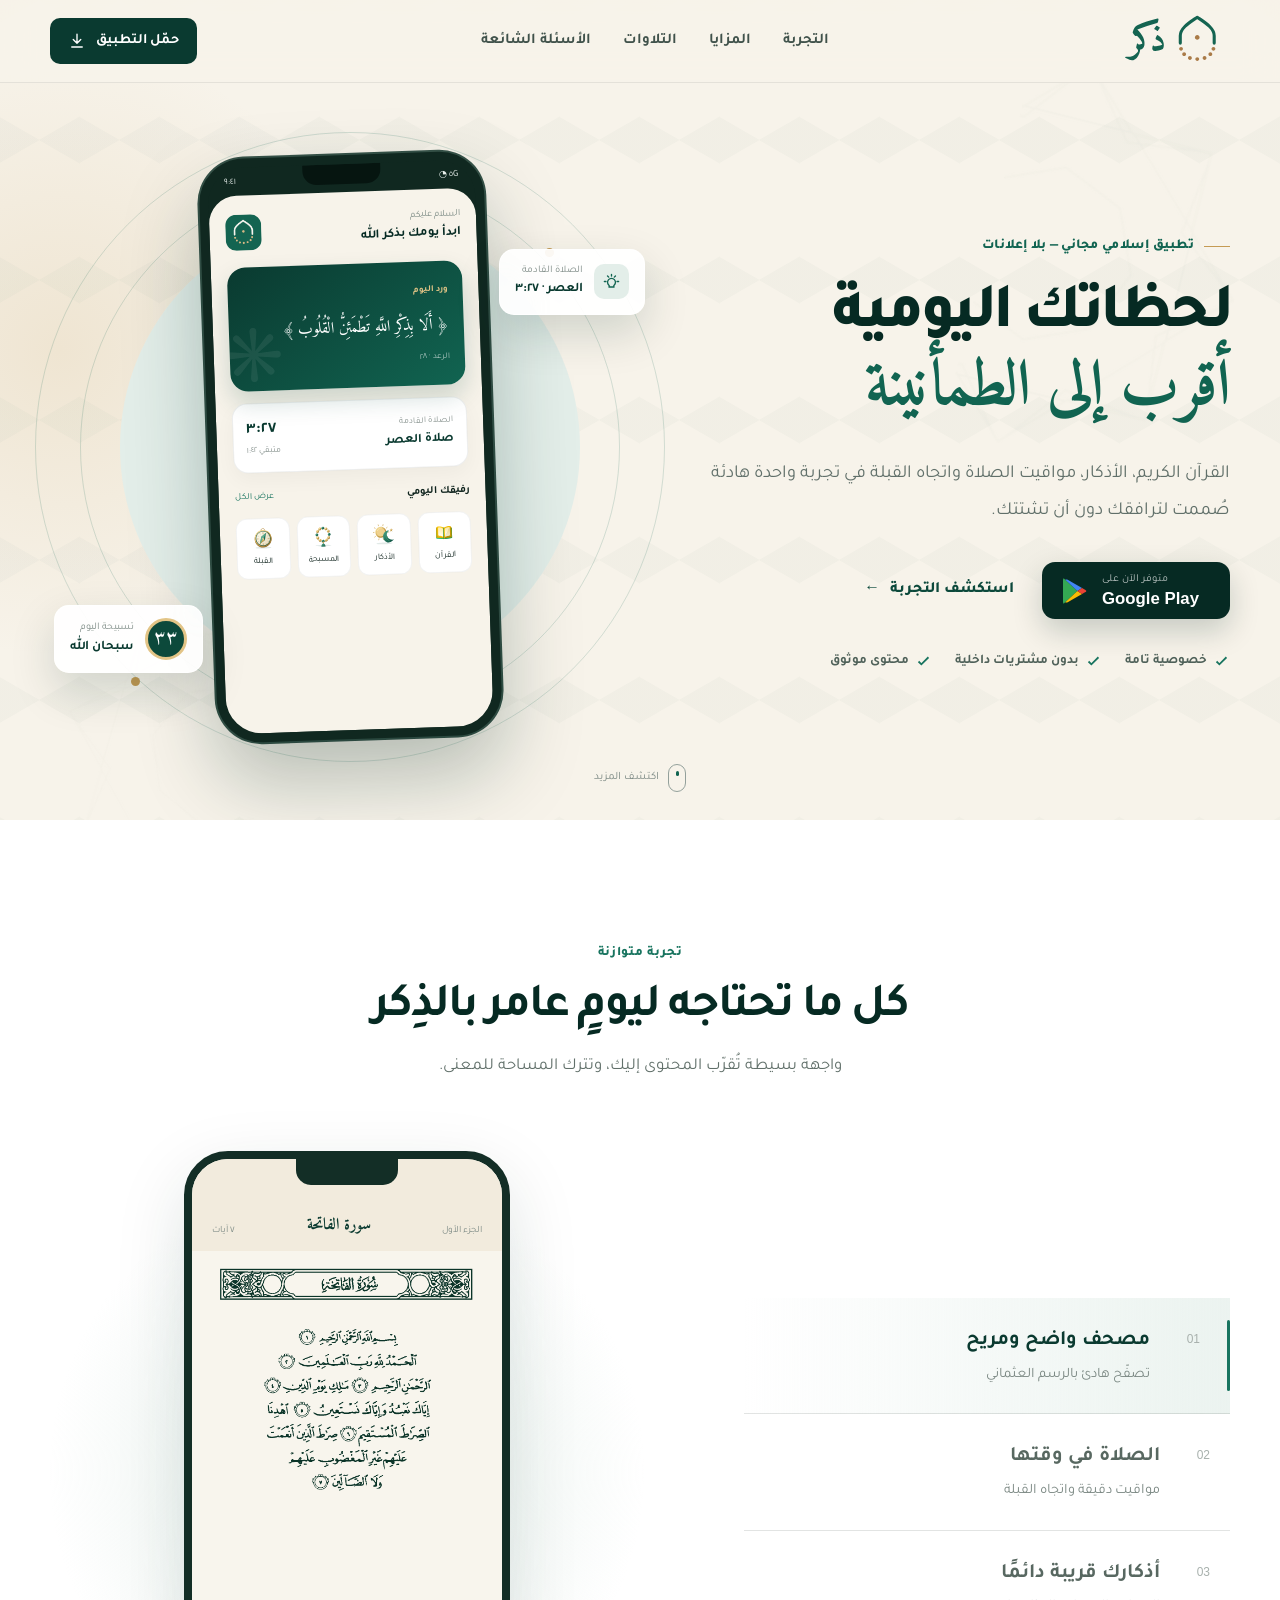
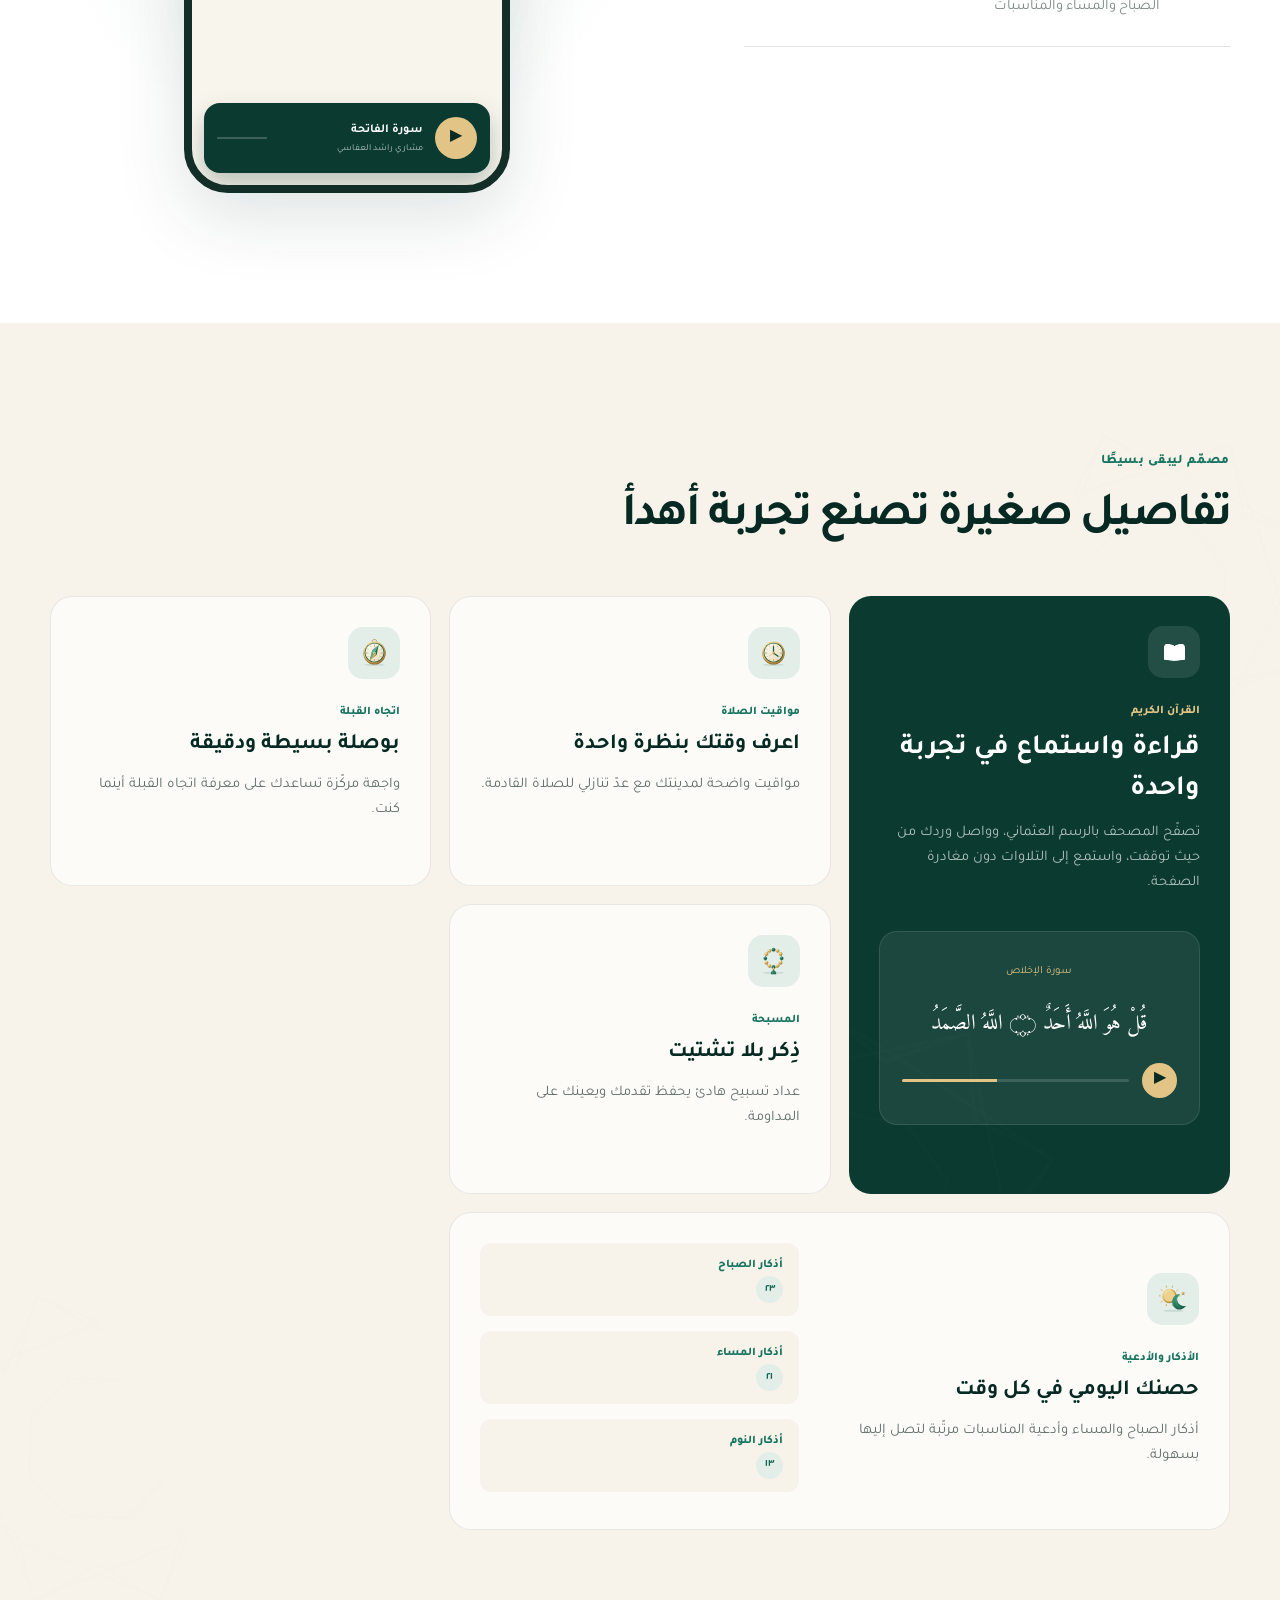
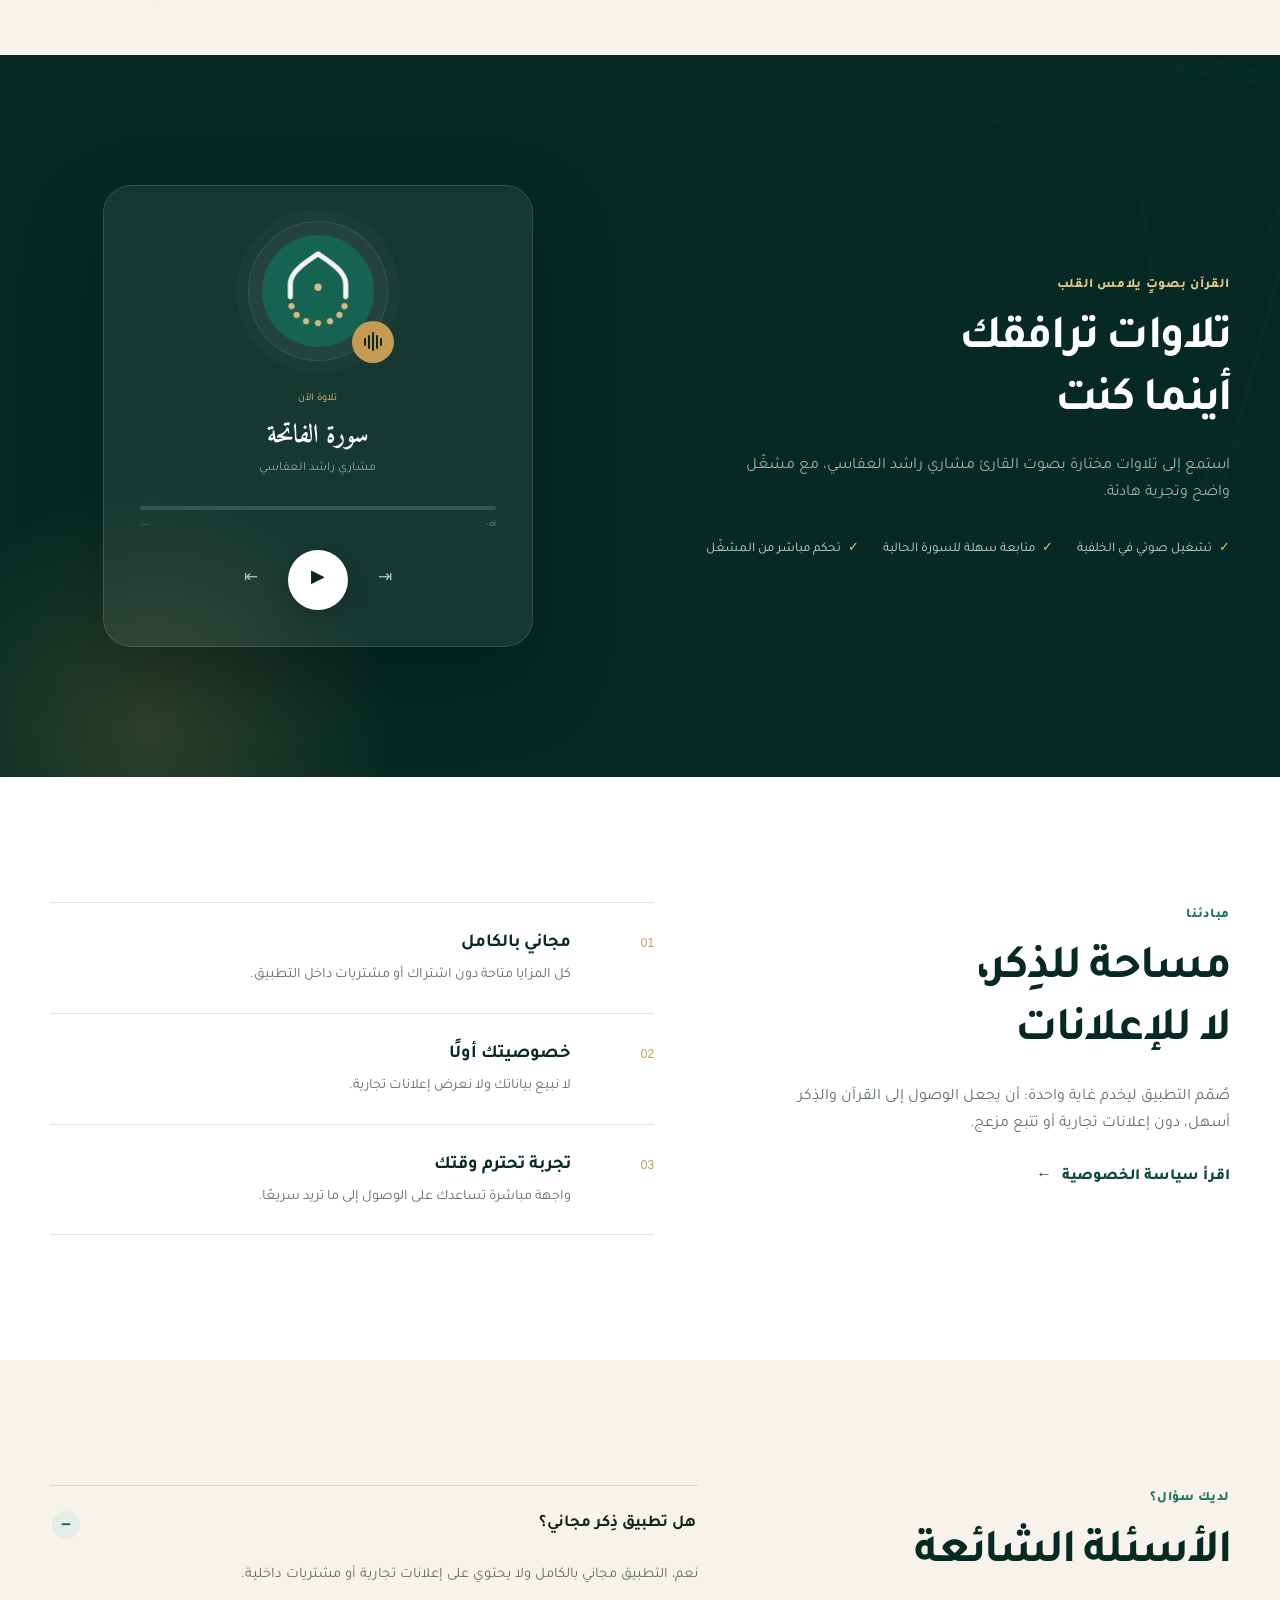
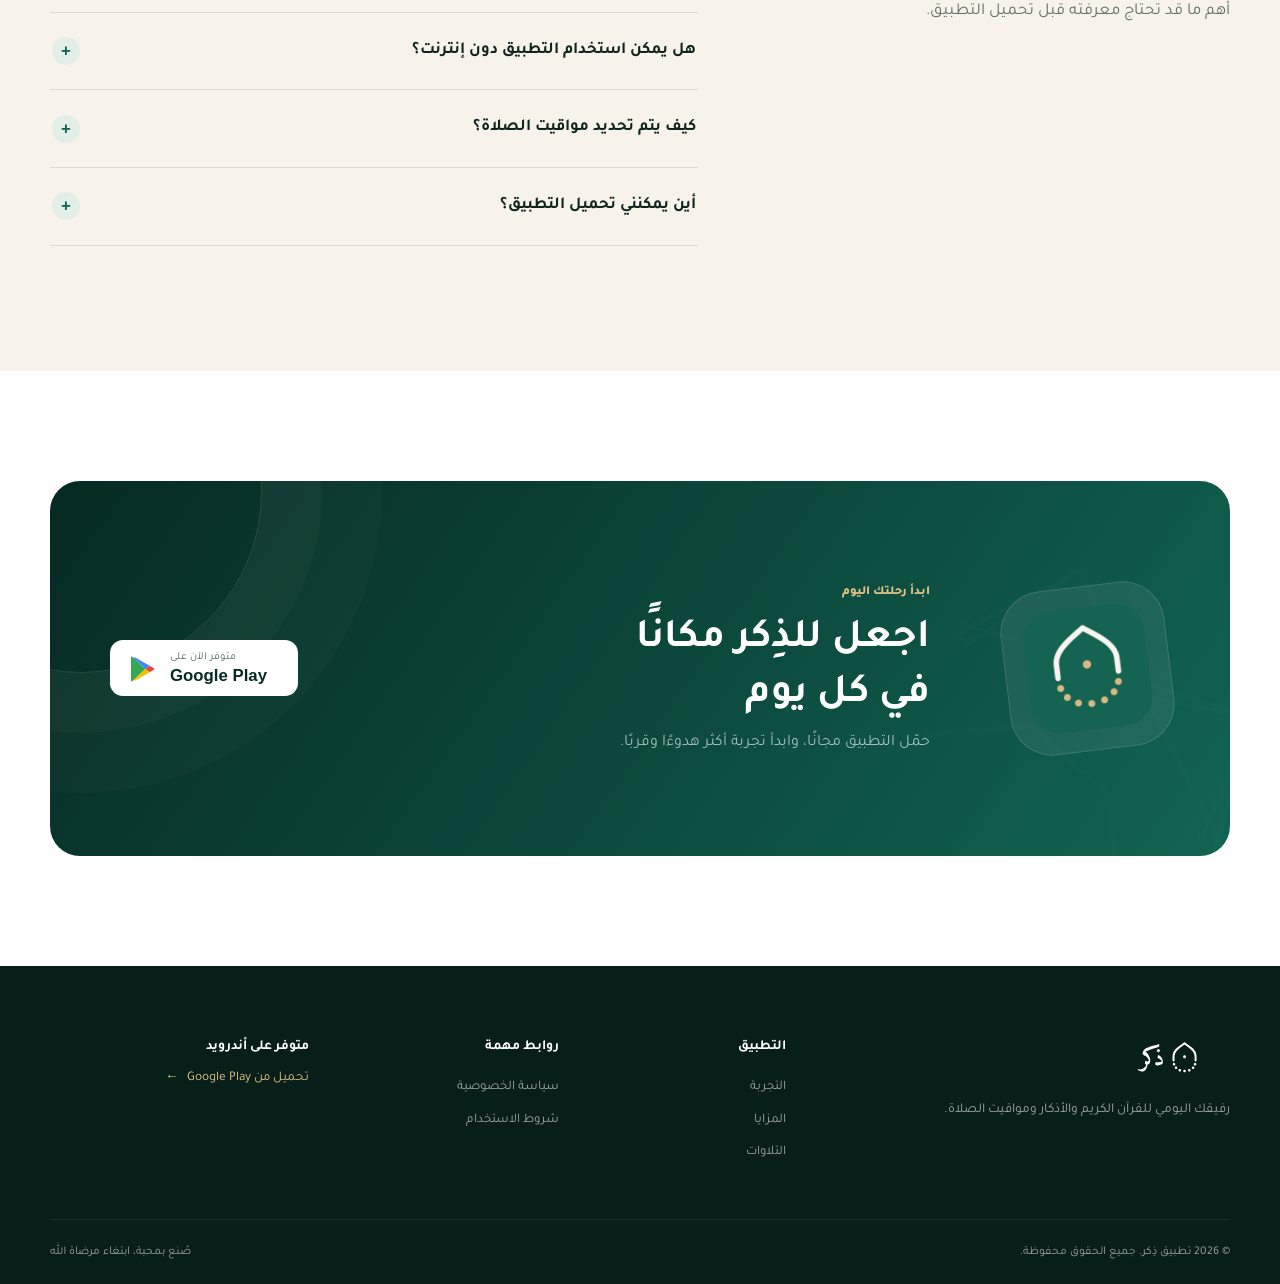
<file: index.html>
<!DOCTYPE html>
<html lang="ar" dir="rtl">
<head>
  <meta charset="UTF-8">
  <meta name="viewport" content="width=device-width, initial-scale=1.0">
  <meta name="theme-color" content="#0c4438">
  <meta name="description" content="ذِكر — رفيق يومي هادئ للقرآن الكريم، الأذكار، مواقيت الصلاة واتجاه القبلة. مجاني وبدون إعلانات.">
  <meta name="author" content="Eslam Saleh">
  <meta property="og:type" content="website">
  <meta property="og:title" content="ذِكر — رفيقك اليومي للقرآن والأذكار">
  <meta property="og:description" content="تجربة إيمانية هادئة تجمع القرآن والأذكار ومواقيت الصلاة في مكان واحد.">
  <meta property="og:image" content="assets/logo.png">
  <title>ذِكر — رفيقك اليومي للقرآن والأذكار</title>
  <link rel="icon" href="assets/logo.png">
  <link rel="preconnect" href="https://fonts.googleapis.com">
  <link rel="preconnect" href="https://fonts.gstatic.com" crossorigin>
  <link href="https://fonts.googleapis.com/css2?family=Amiri:wght@400;700&family=Tajawal:wght@400;500;600;700;800;900&display=swap" rel="stylesheet">
  <link rel="stylesheet" href="css/style.css?v=2.1.0">
</head>
<body>
  <a class="skip-link" href="#main">انتقل إلى المحتوى</a>

  <header class="site-header" id="top">
    <div class="container nav-wrap">
      <a class="brand" href="#top" aria-label="العودة إلى بداية الصفحة"><img src="assets/zekr_logo.svg" alt="ذِكر" width="126" height="44"></a>
      <nav class="desktop-nav" aria-label="التنقل الرئيسي">
        <a href="#experience">التجربة</a><a href="#features">المزايا</a><a href="#audio">التلاوات</a><a href="#faq">الأسئلة الشائعة</a>
      </nav>
      <a class="nav-download" href="https://play.google.com/store/apps/details?id=com.zekrapp.islamic" target="_blank" rel="noopener noreferrer"><span>حمّل التطبيق</span><svg viewBox="0 0 24 24" aria-hidden="true"><path d="M12 3v12m0 0 5-5m-5 5-5-5M5 20h14"/></svg></a>
      <button class="menu-toggle" id="menuToggle" type="button" aria-label="فتح القائمة" aria-expanded="false" aria-controls="mobileNav"><span></span><span></span><span></span></button>
    </div>
    <nav class="mobile-nav" id="mobileNav" aria-label="التنقل على الهاتف">
      <a href="#experience">التجربة</a><a href="#features">المزايا</a><a href="#audio">التلاوات</a><a href="#faq">الأسئلة الشائعة</a><a class="mobile-download" href="https://play.google.com/store/apps/details?id=com.zekrapp.islamic" target="_blank" rel="noopener noreferrer">حمّل التطبيق</a>
    </nav>
  </header>

  <main id="main">
    <section class="hero">
      <div class="hero-pattern" aria-hidden="true"></div>
      <div class="container hero-grid">
        <div class="hero-copy reveal">
          <div class="eyebrow"><span></span> تطبيق إسلامي مجاني — بلا إعلانات</div>
          <h1>لحظاتك اليومية<br><em>أقرب إلى الطمأنينة</em></h1>
          <p class="hero-lead">القرآن الكريم، الأذكار، مواقيت الصلاة واتجاه القبلة في تجربة واحدة هادئة صُممت لترافقك دون أن تشتتك.</p>
          <div class="hero-actions">
            <a class="store-button" href="https://play.google.com/store/apps/details?id=com.zekrapp.islamic" target="_blank" rel="noopener noreferrer" aria-label="تحميل تطبيق ذِكر من Google Play">
              <svg viewBox="0 0 512 512" aria-hidden="true"><path fill="#34A853" d="M48 22l252 234L48 490c-7-8-11-19-11-33V55c0-14 4-25 11-33z"/><path fill="#4285F4" d="M300 256L77 49c14-8 29-7 45 2l263 149-85 56z"/><path fill="#FBBC04" d="M300 256l85 56-263 149c-16 9-31 10-45 2l223-207z"/><path fill="#EA4335" d="M385 200l55 31c31 18 31 32 0 50l-55 31-85-56 85-56z"/></svg>
              <span><small>متوفر الآن على</small><strong>Google Play</strong></span>
            </a>
            <a class="text-link" href="#experience">استكشف التجربة <span aria-hidden="true">←</span></a>
          </div>
          <ul class="trust-list" aria-label="مزايا أساسية"><li><svg viewBox="0 0 24 24"><path d="m5 12 4 4L19 6"/></svg>خصوصية تامة</li><li><svg viewBox="0 0 24 24"><path d="m5 12 4 4L19 6"/></svg>بدون مشتريات داخلية</li><li><svg viewBox="0 0 24 24"><path d="m5 12 4 4L19 6"/></svg>محتوى موثوق</li></ul>
        </div>

        <div class="hero-visual reveal" aria-label="معاينة من تطبيق ذِكر">
          <div class="orbit orbit-one" aria-hidden="true"></div><div class="orbit orbit-two" aria-hidden="true"></div>
          <div class="floating-card prayer-card"><span class="float-icon"><svg viewBox="0 0 24 24"><path d="M12 3v2m7 7h2M3 12h2m12-7-1.5 1.5M8.5 6.5 7 5m2 12a5 5 0 1 1 6 0v2H9v-2Z"/></svg></span><span><small>الصلاة القادمة</small><strong>العصر · ٣:٢٧</strong></span></div>
          <div class="phone-shell">
            <div class="phone-top"><span>٩:٤١</span><i></i><span>◔ ٥G</span></div>
            <div class="phone-screen">
              <div class="app-head"><div><small>السلام عليكم</small><strong>ابدأ يومك بذكر الله</strong></div><img src="assets/logo.png" alt="" width="42" height="42"></div>
              <div class="daily-card"><span>ورد اليوم</span><p>﴿ أَلَا بِذِكْرِ اللَّهِ تَطْمَئِنُّ الْقُلُوبُ ﴾</p><small>الرعد · ٢٨</small></div>
              <div class="next-prayer"><div><small>الصلاة القادمة</small><strong>صلاة العصر</strong></div><div class="prayer-time"><strong>٣:٢٧</strong><small>متبقي ١:٤٢</small></div></div>
              <div class="quick-title"><strong>رفيقك اليومي</strong><span>عرض الكل</span></div>
              <div class="quick-grid"><div><img src="assets/quran.svg" alt=""><span>القرآن</span></div><div><img src="assets/adhkar_morning_evening.svg" alt=""><span>الأذكار</span></div><div><img src="assets/tasbih.svg" alt=""><span>المسبحة</span></div><div><img src="assets/qibla.svg" alt=""><span>القبلة</span></div></div>
            </div>
          </div>
          <div class="floating-card tasbih-card"><span class="tasbih-number">٣٣</span><span><small>تسبيحة اليوم</small><strong>سبحان الله</strong></span></div>
        </div>
      </div>
      <a class="scroll-cue" href="#experience" aria-label="مرر لاستكشاف الصفحة"><span></span> اكتشف المزيد</a>
    </section>

    <section class="intro" id="experience">
      <div class="container">
        <div class="section-heading centered reveal"><span class="section-kicker">تجربة متوازنة</span><h2>كل ما تحتاجه ليومٍ عامر بالذِكر</h2><p>واجهة بسيطة تُقرّب المحتوى إليك، وتترك المساحة للمعنى.</p></div>
        <div class="experience-grid">
          <div class="experience-copy reveal"><div class="experience-tabs" role="tablist" aria-label="استكشف خصائص التطبيق">
            <button class="experience-tab active" id="tab-quran" role="tab" aria-selected="true" aria-controls="panel-quran" data-panel="quran"><span>01</span><strong>مصحف واضح ومريح</strong><small>تصفّح هادئ بالرسم العثماني</small></button>
            <button class="experience-tab" id="tab-prayer" role="tab" aria-selected="false" aria-controls="panel-prayer" data-panel="prayer"><span>02</span><strong>الصلاة في وقتها</strong><small>مواقيت دقيقة واتجاه القبلة</small></button>
            <button class="experience-tab" id="tab-adhkar" role="tab" aria-selected="false" aria-controls="panel-adhkar" data-panel="adhkar"><span>03</span><strong>أذكارك قريبة دائمًا</strong><small>الصباح والمساء والمناسبات</small></button>
          </div></div>
          <div class="experience-device reveal"><div class="mini-phone"><div class="mini-notch"></div>
            <div class="experience-panel active" id="panel-quran" role="tabpanel" aria-labelledby="tab-quran"><div class="mushaf-head"><small>الجزء الأول</small><strong>سورة الفاتحة</strong><small>٧ آيات</small></div><div class="mushaf-page"><img src="assets/page001.webp" alt="صفحة سورة الفاتحة من المصحف"></div><div class="reader-bar"><button type="button" aria-label="تشغيل التلاوة">▶</button><span><strong>سورة الفاتحة</strong><small>مشاري راشد العفاسي</small></span><i></i></div></div>
            <div class="experience-panel" id="panel-prayer" role="tabpanel" aria-labelledby="tab-prayer" hidden><div class="prayer-panel-head"><small>القاهرة، مصر</small><strong>الخميس، ٥ جمادى الآخرة</strong></div><div class="prayer-hero"><span>الصلاة القادمة</span><strong>العصر</strong><b>٣:٢٧ م</b><small>متبقي ساعة و٤٢ دقيقة</small></div><ul class="prayer-list"><li><span>الفجر</span><b>٥:٠٢</b></li><li><span>الشروق</span><b>٦:٣١</b></li><li><span>الظهر</span><b>١١:٤٦</b></li><li class="current"><span>العصر</span><b>٣:٢٧</b></li><li><span>المغرب</span><b>٥:٠١</b></li><li><span>العشاء</span><b>٦:٢٢</b></li></ul></div>
            <div class="experience-panel" id="panel-adhkar" role="tabpanel" aria-labelledby="tab-adhkar" hidden><div class="adhkar-head"><small>أذكار الصباح</small><strong>ابدأ يومك بذكر الله</strong><div><span>٤ من ٢٣</span><i><b></b></i></div></div><div class="dhikr-card"><span>٤ / ٢٣</span><p>أَصْبَحْنَا وَأَصْبَحَ الْمُلْكُ لِلَّهِ، وَالْحَمْدُ لِلَّهِ...</p><button type="button"><b>١</b><small>اضغط بعد القراءة</small></button></div><div class="adhkar-nav"><span>السابق</span><span>التالي</span></div></div>
          </div></div>
        </div>
      </div>
    </section>

    <section class="features" id="features"><div class="container">
      <div class="section-heading reveal"><span class="section-kicker">مصمّم ليبقى بسيطًا</span><h2>تفاصيل صغيرة تصنع تجربة أهدأ</h2></div>
      <div class="feature-grid">
        <article class="feature-card feature-main reveal"><div class="feature-icon"><img src="assets/quran.svg" alt=""></div><span>القرآن الكريم</span><h3>قراءة واستماع في تجربة واحدة</h3><p>تصفّح المصحف بالرسم العثماني، وواصل وردك من حيث توقفت، واستمع إلى التلاوات دون مغادرة الصفحة.</p><div class="surah-preview" aria-hidden="true"><small>سورة الإخلاص</small><p>قُلْ هُوَ اللَّهُ أَحَدٌ ۝ اللَّهُ الصَّمَدُ</p><div><span></span><button type="button">▶</button></div></div></article>
        <article class="feature-card reveal"><div class="feature-icon"><img src="assets/prayer_time.svg" alt=""></div><span>مواقيت الصلاة</span><h3>اعرف وقتك بنظرة واحدة</h3><p>مواقيت واضحة لمدينتك مع عدّ تنازلي للصلاة القادمة.</p></article>
        <article class="feature-card reveal"><div class="feature-icon"><img src="assets/qibla.svg" alt=""></div><span>اتجاه القبلة</span><h3>بوصلة بسيطة ودقيقة</h3><p>واجهة مركّزة تساعدك على معرفة اتجاه القبلة أينما كنت.</p></article>
        <article class="feature-card reveal"><div class="feature-icon"><img src="assets/tasbih.svg" alt=""></div><span>المسبحة</span><h3>ذِكر بلا تشتيت</h3><p>عداد تسبيح هادئ يحفظ تقدمك ويعينك على المداومة.</p></article>
        <article class="feature-card feature-wide reveal"><div><div class="feature-icon"><img src="assets/adhkar_morning_evening.svg" alt=""></div><span>الأذكار والأدعية</span><h3>حصنك اليومي في كل وقت</h3><p>أذكار الصباح والمساء وأدعية المناسبات مرتّبة لتصل إليها بسهولة.</p></div><div class="adhkar-stack" aria-hidden="true"><span>أذكار الصباح <b>٢٣</b></span><span>أذكار المساء <b>٢١</b></span><span>أذكار النوم <b>١٣</b></span></div></article>
      </div>
    </div></section>

    <section class="audio-section" id="audio"><div class="audio-glow" aria-hidden="true"></div><div class="container audio-grid">
      <div class="audio-copy reveal"><span class="section-kicker light">القرآن بصوتٍ يلامس القلب</span><h2>تلاوات ترافقك<br>أينما كنت</h2><p>استمع إلى تلاوات مختارة بصوت القارئ مشاري راشد العفاسي، مع مشغّل واضح وتجربة هادئة.</p><ul><li>تشغيل صوتي في الخلفية</li><li>متابعة سهلة للسورة الحالية</li><li>تحكم مباشر من المشغّل</li></ul></div>
      <div class="audio-player reveal"><audio id="audioSample" preload="metadata" src="assets/sound/alafasy_al_fatiha.mp3"></audio><div class="audio-art"><img src="assets/logo.png" alt="شعار تطبيق ذِكر"><span class="sound-wave"><i></i><i></i><i></i><i></i><i></i></span></div><div class="track-meta"><small>تلاوة الآن</small><h3>سورة الفاتحة</h3><p>مشاري راشد العفاسي</p></div><div class="timeline" id="timeline" role="slider" tabindex="0" aria-label="موضع التلاوة" aria-valuemin="0" aria-valuemax="100" aria-valuenow="0"><span id="progress"></span></div><div class="track-time"><span id="currentTime">٠:٠٠</span><span id="duration">٠:٠٠</span></div><div class="player-controls"><button type="button" aria-label="السابق">⇥</button><button class="play-button" id="playButton" type="button" aria-label="تشغيل التلاوة"><span id="playIcon">▶</span></button><button type="button" aria-label="التالي">⇤</button></div></div>
    </div></section>

    <section class="principles"><div class="container principles-grid">
      <div class="principles-copy reveal"><span class="section-kicker">مبادئنا</span><h2>مساحة للذِكر،<br>لا للإعلانات</h2><p>صُمّم التطبيق ليخدم غاية واحدة: أن يجعل الوصول إلى القرآن والذِكر أسهل، دون إعلانات تجارية أو تتبع مزعج.</p><a class="text-link dark" href="privacy.html">اقرأ سياسة الخصوصية <span>←</span></a></div>
      <div class="principles-list reveal"><div><span>01</span><div><strong>مجاني بالكامل</strong><p>كل المزايا متاحة دون اشتراك أو مشتريات داخل التطبيق.</p></div></div><div><span>02</span><div><strong>خصوصيتك أولًا</strong><p>لا نبيع بياناتك ولا نعرض إعلانات تجارية.</p></div></div><div><span>03</span><div><strong>تجربة تحترم وقتك</strong><p>واجهة مباشرة تساعدك على الوصول إلى ما تريد سريعًا.</p></div></div></div>
    </div></section>

    <section class="faq" id="faq"><div class="container faq-grid">
      <div class="section-heading reveal"><span class="section-kicker">لديك سؤال؟</span><h2>الأسئلة الشائعة</h2><p>أهم ما قد تحتاج معرفته قبل تحميل التطبيق.</p></div>
      <div class="faq-list reveal"><article class="faq-item active"><button type="button" aria-expanded="true"><span>هل تطبيق ذِكر مجاني؟</span><i>−</i></button><div class="faq-answer"><p>نعم، التطبيق مجاني بالكامل ولا يحتوي على إعلانات تجارية أو مشتريات داخلية.</p></div></article><article class="faq-item"><button type="button" aria-expanded="false"><span>هل يمكن استخدام التطبيق دون إنترنت؟</span><i>+</i></button><div class="faq-answer"><p>يمكن استخدام أجزاء أساسية من المحتوى دون اتصال، بينما تحتاج بعض الخصائص مثل تنزيل التلاوات أو تحديث البيانات إلى الإنترنت.</p></div></article><article class="faq-item"><button type="button" aria-expanded="false"><span>كيف يتم تحديد مواقيت الصلاة؟</span><i>+</i></button><div class="faq-answer"><p>يعتمد التطبيق على موقعك وطريقة الحساب المناسبة لإظهار المواقيت، ويمكنك مراجعة الإعدادات وفق مدينتك.</p></div></article><article class="faq-item"><button type="button" aria-expanded="false"><span>أين يمكنني تحميل التطبيق؟</span><i>+</i></button><div class="faq-answer"><p>يمكنك تحميل النسخة الرسمية والموثوقة مباشرة من Google Play.</p></div></article></div>
    </div></section>

    <section class="download-section"><div class="container"><div class="download-box reveal"><div class="download-mark" aria-hidden="true"><img src="assets/logo.png" alt=""></div><div><span>ابدأ رحلتك اليوم</span><h2>اجعل للذِكر مكانًا<br>في كل يوم</h2><p>حمّل التطبيق مجانًا، وابدأ تجربة أكثر هدوءًا وقربًا.</p></div><a class="store-button light-store" href="https://play.google.com/store/apps/details?id=com.zekrapp.islamic" target="_blank" rel="noopener noreferrer"><svg viewBox="0 0 512 512" aria-hidden="true"><path fill="#34A853" d="M48 22l252 234L48 490c-7-8-11-19-11-33V55c0-14 4-25 11-33z"/><path fill="#4285F4" d="M300 256L77 49c14-8 29-7 45 2l263 149-85 56z"/><path fill="#FBBC04" d="M300 256l85 56-263 149c-16 9-31 10-45 2l223-207z"/><path fill="#EA4335" d="M385 200l55 31c31 18 31 32 0 50l-55 31-85-56 85-56z"/></svg><span><small>متوفر الآن على</small><strong>Google Play</strong></span></a></div></div></section>
  </main>

  <footer class="site-footer"><div class="container footer-main"><div class="footer-brand"><img src="assets/zekr_logo.svg" alt="ذِكر" width="132" height="46"><p>رفيقك اليومي للقرآن الكريم والأذكار ومواقيت الصلاة.</p></div><div class="footer-links"><strong>التطبيق</strong><a href="#experience">التجربة</a><a href="#features">المزايا</a><a href="#audio">التلاوات</a></div><div class="footer-links"><strong>روابط مهمة</strong><a href="privacy.html">سياسة الخصوصية</a><a href="terms.html">شروط الاستخدام</a></div><div class="footer-cta"><strong>متوفر على أندرويد</strong><a href="https://play.google.com/store/apps/details?id=com.zekrapp.islamic" target="_blank" rel="noopener noreferrer">تحميل من Google Play <span>←</span></a></div></div><div class="container footer-bottom"><span>© <span id="currentYear"></span> تطبيق ذِكر. جميع الحقوق محفوظة.</span><span>صُنع بمحبة، ابتغاء مرضاة الله</span></div></footer>
  <script src="js/main.js?v=2.1.0" defer></script>
</body>
</html>
</file>
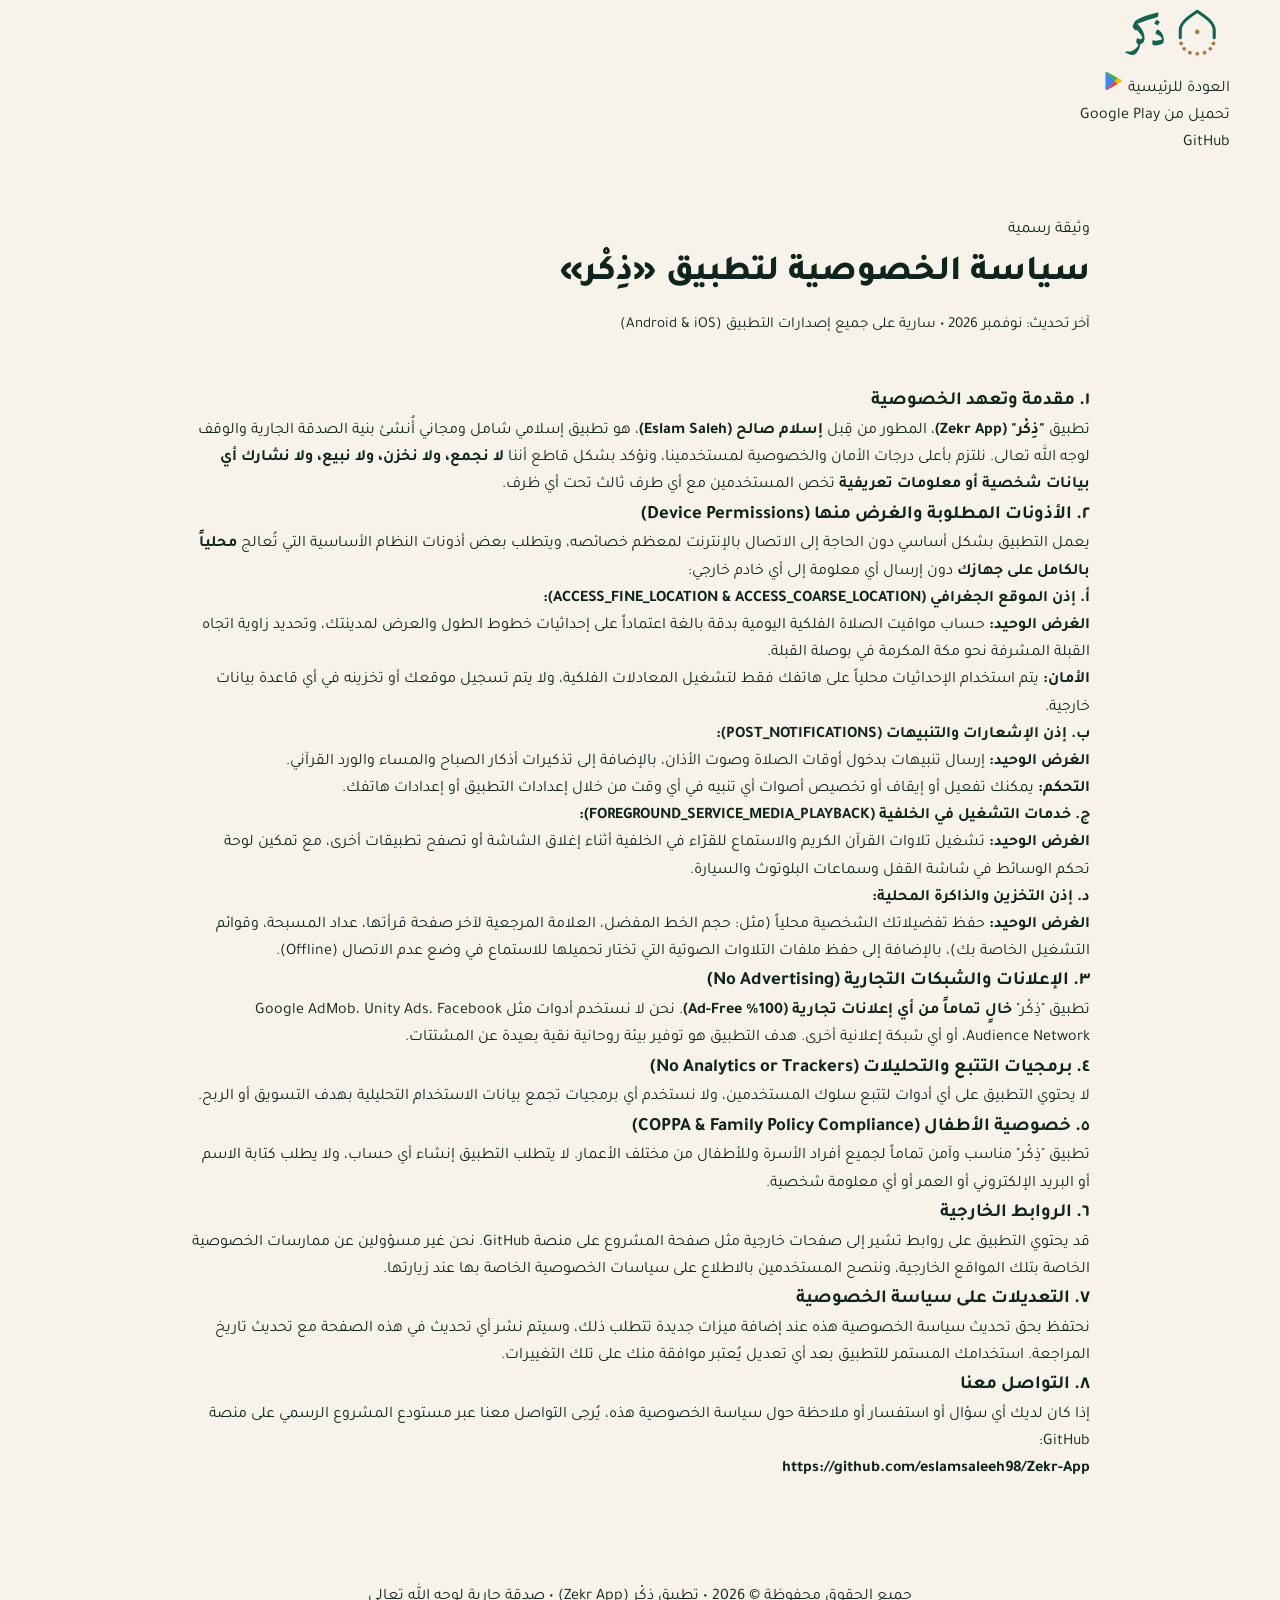
<file: privacy.html>
<!DOCTYPE html>
<html lang="ar" dir="rtl">
<head>
  <meta charset="UTF-8">
  <meta name="viewport" content="width=device-width, initial-scale=1.0">
  <title>سياسة الخصوصية — تطبيق ذِكْر (Zekr App Privacy Policy)</title>
  <meta name="description" content="سياسة الخصوصية الرسمية لتطبيق ذِكْر الإسلامي - خصوصية تامة وبدون تتبع أو جمع لأي بيانات شخصية.">
  <meta name="theme-color" content="#146451">
  <link rel="icon" type="image/png" href="assets/logo.png">

  <link rel="preconnect" href="https://fonts.googleapis.com">
  <link rel="preconnect" href="https://fonts.gstatic.com" crossorigin>
  <link href="https://fonts.googleapis.com/css2?family=Tajawal:wght@400;500;700;800;900&display=swap" rel="stylesheet">
  <link rel="stylesheet" href="css/style.css">
</head>
<body>

  <!-- Navigation -->
  <header class="navbar">
    <div class="container">
      <a href="index.html" class="brand">
        <img src="assets/zekr_logo.svg" alt="شعار تطبيق ذكر" class="brand-logo">
      </a>

      <div class="nav-actions">
        <a href="index.html" class="btn btn-secondary">العودة للرئيسية</a>
        <a href="https://play.google.com/store/apps/details?id=com.zekrapp.islamic" target="_blank" rel="noopener noreferrer" class="store-badge-btn">
          <svg viewBox="0 0 512 512" width="20" height="20">
            <path fill="#4285F4" d="M47.1 24.3C40.6 31 37 41.5 37 54.8v402.4c0 13.3 3.6 23.8 10.1 30.5l1.6 1.4 225.4-225.4v-5.4L48.7 22.9l-1.6 1.4z"/>
            <path fill="#FBBC04" d="M349.5 329.1l-75.4-75.4v-5.4l75.4-75.4 1.7 1 89.3 50.8c25.5 14.5 25.5 38.3 0 52.8l-89.3 50.8-1.7.8z"/>
            <path fill="#EA4335" d="M274.1 253.7L48.7 479.1c8.4 8.9 22.3 9.9 37.9 1.1l264.6-150.3-77.1-76.2z"/>
            <path fill="#34A853" d="M274.1 258.3l77.1-76.2L86.6 31.8C71 23 57.1 24 48.7 32.9L274.1 258.3z"/>
          </svg>
          <div class="store-text">
            <span class="store-subtitle">تحميل من</span>
            <span class="store-title">Google Play</span>
          </div>
        </a>
        <a href="https://github.com/eslamsaleeh98/Zekr-App" target="_blank" rel="noopener noreferrer" class="btn btn-github">GitHub</a>
      </div>
    </div>
  </header>

  <main style="padding: 60px 0 100px;">
    <div class="container" style="max-width: 900px;">
      <div class="legal-card">
        <span class="section-tag">وثيقة رسمية</span>
        <h1 style="font-size: 2.2rem; color: var(--primary-dark); font-weight: 800; margin-bottom: 8px;">
          سياسة الخصوصية لتطبيق «ذِكْر»
        </h1>
        <p style="color: var(--text-muted); font-size: 0.95rem; margin-bottom: 32px; border-bottom: 1px solid var(--border); padding-bottom: 16px;">
          آخر تحديث: نوفمبر 2026 • سارية على جميع إصدارات التطبيق (Android & iOS)
        </p>

        <div class="legal-content">
          <h3>١. مقدمة وتعهد الخصوصية</h3>
          <p>
            تطبيق <strong>"ذِكْر" (Zekr App)</strong>، المطور من قِبل <strong>إسلام صالح (Eslam Saleh)</strong>، هو تطبيق إسلامي شامل ومجاني أُنشئ بنية الصدقة الجارية والوقف لوجه الله تعالى. نلتزم بأعلى درجات الأمان والخصوصية لمستخدمينا، ونؤكد بشكل قاطع أننا <strong>لا نجمع، ولا نخزن، ولا نبيع، ولا نشارك أي بيانات شخصية أو معلومات تعريفية</strong> تخص المستخدمين مع أي طرف ثالث تحت أي ظرف.
          </p>

          <h3>٢. الأذونات المطلوبة والغرض منها (Device Permissions)</h3>
          <p>
            يعمل التطبيق بشكل أساسي دون الحاجة إلى الاتصال بالإنترنت لمعظم خصائصه، ويتطلب بعض أذونات النظام الأساسية التي تُعالج <strong>محلياً بالكامل على جهازك</strong> دون إرسال أي معلومة إلى أي خادم خارجي:
          </p>

          <h4>أ. إذن الموقع الجغرافي (ACCESS_FINE_LOCATION & ACCESS_COARSE_LOCATION):</h4>
          <p>
            <strong>الغرض الوحيد:</strong> حساب مواقيت الصلاة الفلكية اليومية بدقة بالغة اعتماداً على إحداثيات خطوط الطول والعرض لمدينتك، وتحديد زاوية اتجاه القبلة المشرفة نحو مكة المكرمة في بوصلة القبلة.
            <br>
            <strong>الأمان:</strong> يتم استخدام الإحداثيات محلياً على هاتفك فقط لتشغيل المعادلات الفلكية، ولا يتم تسجيل موقعك أو تخزينه في أي قاعدة بيانات خارجية.
          </p>

          <h4>ب. إذن الإشعارات والتنبيهات (POST_NOTIFICATIONS):</h4>
          <p>
            <strong>الغرض الوحيد:</strong> إرسال تنبيهات بدخول أوقات الصلاة وصوت الأذان، بالإضافة إلى تذكيرات أذكار الصباح والمساء والورد القرآني.
            <br>
            <strong>التحكم:</strong> يمكنك تفعيل أو إيقاف أو تخصيص أصوات أي تنبيه في أي وقت من خلال إعدادات التطبيق أو إعدادات هاتفك.
          </p>

          <h4>ج. خدمات التشغيل في الخلفية (FOREGROUND_SERVICE_MEDIA_PLAYBACK):</h4>
          <p>
            <strong>الغرض الوحيد:</strong> تشغيل تلاوات القرآن الكريم والاستماع للقرّاء في الخلفية أثناء إغلاق الشاشة أو تصفح تطبيقات أخرى، مع تمكين لوحة تحكم الوسائط في شاشة القفل وسماعات البلوتوث والسيارة.
          </p>

          <h4>د. إذن التخزين والذاكرة المحلية:</h4>
          <p>
            <strong>الغرض الوحيد:</strong> حفظ تفضيلاتك الشخصية محلياً (مثل: حجم الخط المفضل، العلامة المرجعية لآخر صفحة قرأتها، عداد المسبحة، وقوائم التشغيل الخاصة بك)، بالإضافة إلى حفظ ملفات التلاوات الصوتية التي تختار تحميلها للاستماع في وضع عدم الاتصال (Offline).
          </p>

          <h3>٣. الإعلانات والشبكات التجارية (No Advertising)</h3>
          <p>
            تطبيق "ذِكْر" <strong>خالٍ تماماً من أي إعلانات تجارية (100% Ad-Free)</strong>. نحن لا نستخدم أدوات مثل Google AdMob، Unity Ads، Facebook Audience Network، أو أي شبكة إعلانية أخرى. هدف التطبيق هو توفير بيئة روحانية نقية بعيدة عن المشتتات.
          </p>

          <h3>٤. برمجيات التتبع والتحليلات (No Analytics or Trackers)</h3>
          <p>
            لا يحتوي التطبيق على أي أدوات لتتبع سلوك المستخدمين، ولا نستخدم أي برمجيات تجمع بيانات الاستخدام التحليلية بهدف التسويق أو الربح.
          </p>

          <h3>٥. خصوصية الأطفال (COPPA & Family Policy Compliance)</h3>
          <p>
            تطبيق "ذِكْر" مناسب وآمن تماماً لجميع أفراد الأسرة وللأطفال من مختلف الأعمار. لا يتطلب التطبيق إنشاء أي حساب، ولا يطلب كتابة الاسم أو البريد الإلكتروني أو العمر أو أي معلومة شخصية.
          </p>

          <h3>٦. الروابط الخارجية</h3>
          <p>
            قد يحتوي التطبيق على روابط تشير إلى صفحات خارجية مثل صفحة المشروع على منصة GitHub. نحن غير مسؤولين عن ممارسات الخصوصية الخاصة بتلك المواقع الخارجية، وننصح المستخدمين بالاطلاع على سياسات الخصوصية الخاصة بها عند زيارتها.
          </p>

          <h3>٧. التعديلات على سياسة الخصوصية</h3>
          <p>
            نحتفظ بحق تحديث سياسة الخصوصية هذه عند إضافة ميزات جديدة تتطلب ذلك، وسيتم نشر أي تحديث في هذه الصفحة مع تحديث تاريخ المراجعة. استخدامك المستمر للتطبيق بعد أي تعديل يُعتبر موافقة منك على تلك التغييرات.
          </p>

          <h3>٨. التواصل معنا</h3>
          <p>
            إذا كان لديك أي سؤال أو استفسار أو ملاحظة حول سياسة الخصوصية هذه، يُرجى التواصل معنا عبر مستودع المشروع الرسمي على منصة GitHub:
            <br>
            <a href="https://github.com/eslamsaleeh98/Zekr-App" target="_blank" rel="noopener noreferrer" style="color: var(--primary); font-weight: 700;">
              https://github.com/eslamsaleeh98/Zekr-App
            </a>
          </p>
        </div>
      </div>
    </div>
  </main>

  <footer class="footer">
    <div class="container" style="text-align: center;">
      <p>جميع الحقوق محفوظة © 2026 • تطبيق ذِكْر (Zekr App) • صدقة جارية لوجه الله تعالى</p>
    </div>
  </footer>

</body>
</html>
</file>
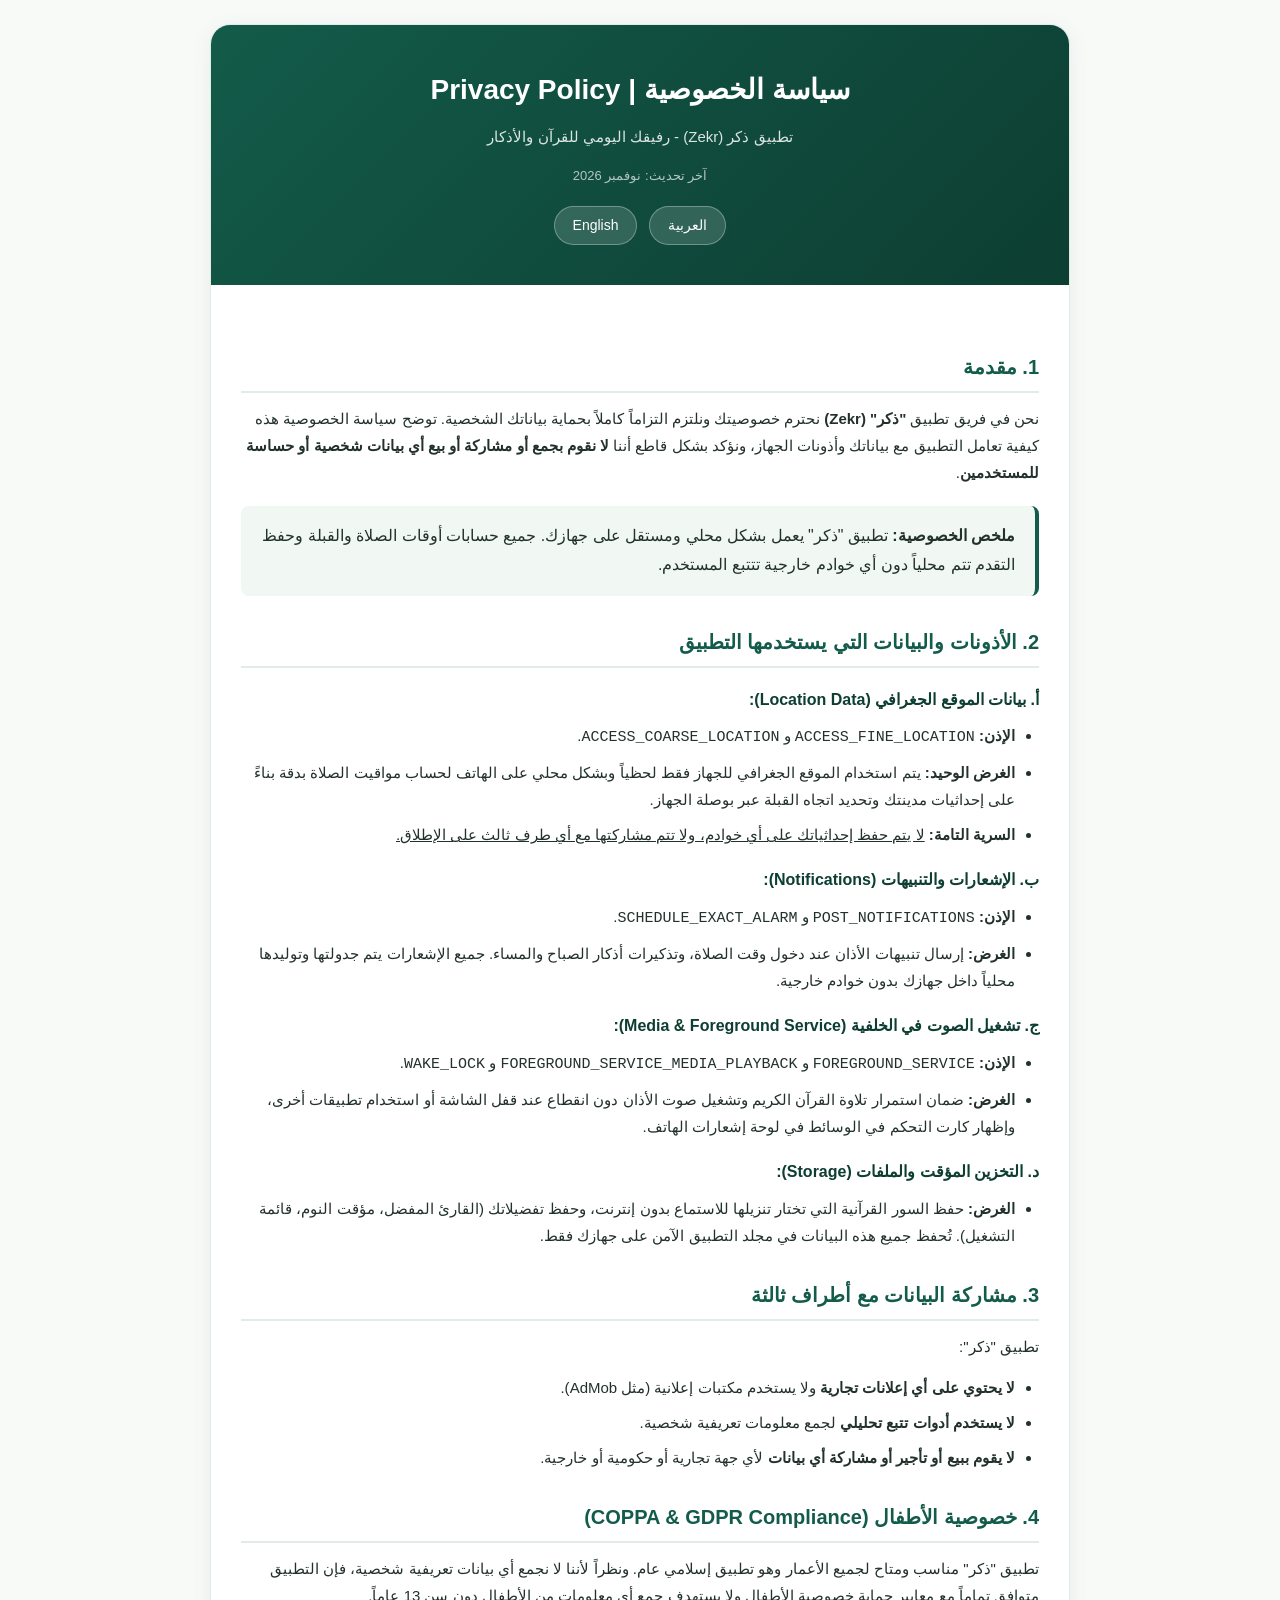
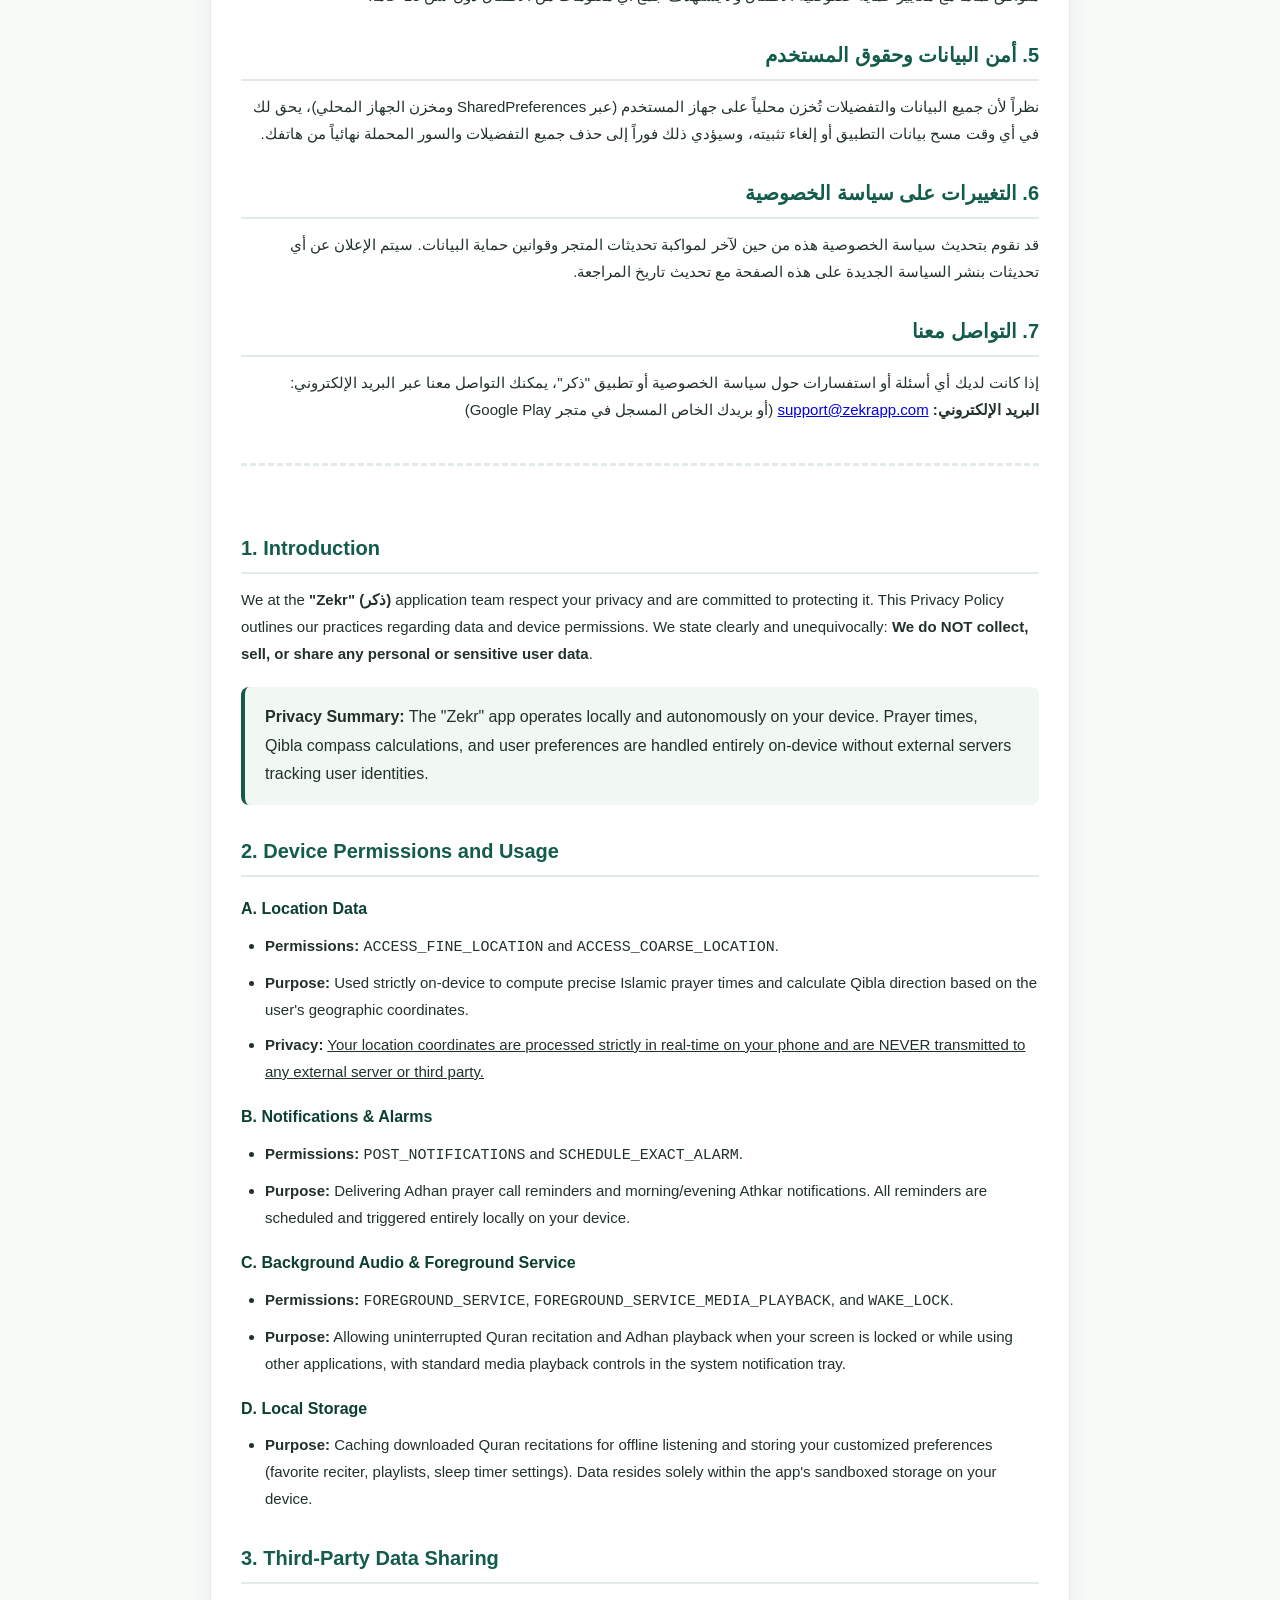
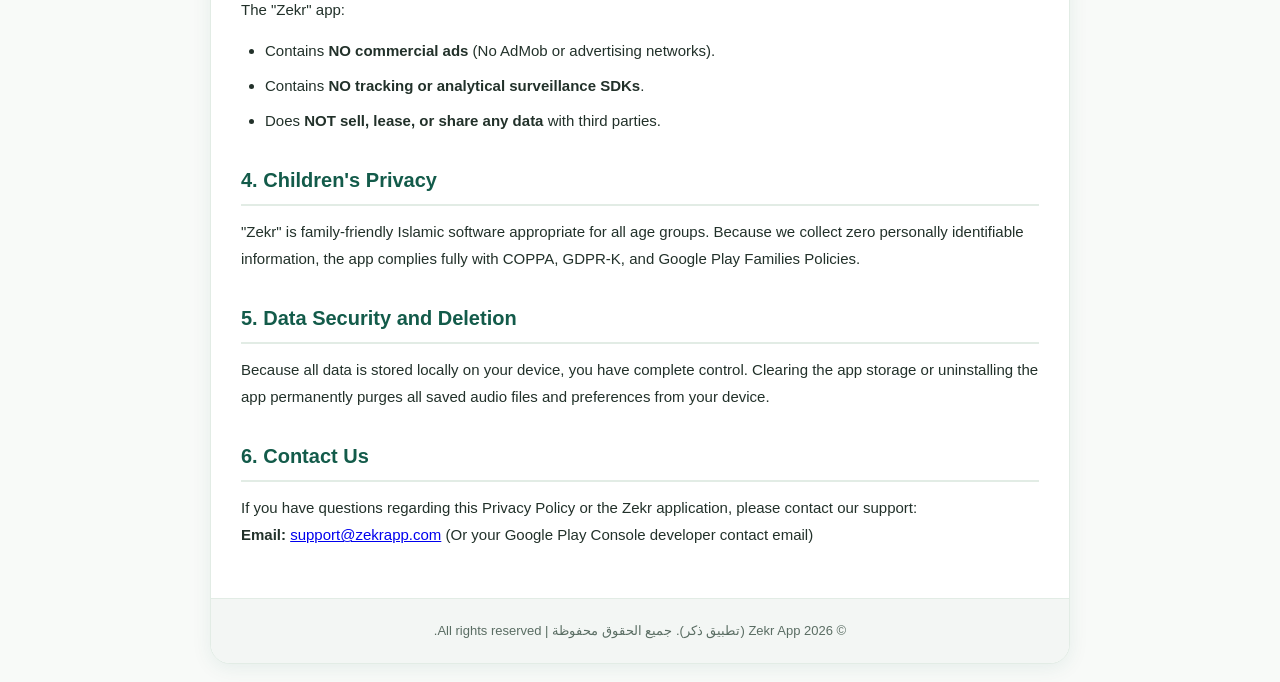
<file: privacy_policy.html>
<!DOCTYPE html>
<html lang="ar" dir="rtl">
<head>
  <meta charset="UTF-8">
  <meta name="viewport" content="width=device-width, initial-scale=1.0">
  <title>سياسة الخصوصية - تطبيق ذكر | Privacy Policy - Zekr App</title>
  <style>
    :root {
      --primary: #135B4A;
      --primary-dark: #0D3E32;
      --accent: #E3B978;
      --bg: #F8FAF8;
      --card: #FFFFFF;
      --text: #22312A;
      --muted: #5A6D63;
      --border: #E2ECE5;
    }
    * {
      box-sizing: border-box;
      margin: 0;
      padding: 0;
    }
    body {
      font-family: -apple-system, BlinkMacSystemFont, "Segoe UI", Roboto, "Noto Sans Arabic", Helvetica, Arial, sans-serif;
      background-color: var(--bg);
      color: var(--text);
      line-height: 1.8;
      padding: 24px 16px;
    }
    .container {
      max-width: 860px;
      margin: 0 auto;
      background: var(--card);
      border-radius: 20px;
      box-shadow: 0 4px 20px rgba(19, 91, 74, 0.08);
      border: 1px solid var(--border);
      overflow: hidden;
    }
    .header {
      background: linear-gradient(135deg, var(--primary), var(--primary-dark));
      color: #FFFFFF;
      padding: 40px 30px;
      text-align: center;
    }
    .header h1 {
      font-size: 28px;
      margin-bottom: 8px;
      font-weight: 700;
    }
    .header p {
      color: rgba(255, 255, 255, 0.85);
      font-size: 15px;
    }
    .lang-switcher {
      display: flex;
      justify-content: center;
      gap: 12px;
      margin-top: 18px;
    }
    .lang-btn {
      background: rgba(255, 255, 255, 0.15);
      color: #fff;
      border: 1px solid rgba(255, 255, 255, 0.3);
      padding: 6px 18px;
      border-radius: 20px;
      text-decoration: none;
      font-size: 14px;
      cursor: pointer;
    }
    .lang-btn:hover {
      background: rgba(255, 255, 255, 0.25);
    }
    .content {
      padding: 36px 30px;
    }
    h2 {
      color: var(--primary);
      font-size: 20px;
      margin: 28px 0 12px;
      padding-bottom: 6px;
      border-bottom: 2px solid var(--border);
    }
    h3 {
      font-size: 16px;
      margin: 18px 0 8px;
      color: var(--primary-dark);
    }
    p, ul {
      margin-bottom: 14px;
      color: var(--text);
      font-size: 15px;
    }
    ul {
      padding-right: 24px;
    }
    li {
      margin-bottom: 8px;
    }
    .badge {
      display: inline-block;
      background: #E2EFE7;
      color: var(--primary);
      padding: 3px 10px;
      border-radius: 6px;
      font-size: 12px;
      font-weight: bold;
    }
    .highlight-box {
      background: #F1F7F3;
      border-right: 4px solid var(--primary);
      padding: 16px 20px;
      border-radius: 8px;
      margin: 20px 0;
    }
    .en-section {
      direction: ltr;
      text-align: left;
      border-top: 3px dashed var(--border);
      margin-top: 40px;
      padding-top: 36px;
    }
    .en-section ul {
      padding-left: 24px;
      padding-right: 0;
    }
    .en-section .highlight-box {
      border-right: none;
      border-left: 4px solid var(--primary);
    }
    .footer {
      background: #F3F6F4;
      padding: 20px;
      text-align: center;
      font-size: 13px;
      color: var(--muted);
      border-top: 1px solid var(--border);
    }
  </style>
</head>
<body>

  <div class="container">
    <div class="header">
      <h1>سياسة الخصوصية | Privacy Policy</h1>
      <p>تطبيق ذكر (Zekr) - رفيقك اليومي للقرآن والأذكار</p>
      <p style="font-size: 13px; margin-top: 6px; opacity: 0.8;">آخر تحديث: نوفمبر 2026</p>
      <div class="lang-switcher">
        <a href="#arabic" class="lang-btn">العربية</a>
        <a href="#english" class="lang-btn">English</a>
      </div>
    </div>

    <div class="content">
      <!-- القسم العربي -->
      <section id="arabic">
        <h2>1. مقدمة</h2>
        <p>
          نحن في فريق تطبيق <strong>"ذكر" (Zekr)</strong> نحترم خصوصيتك ونلتزم التزاماً كاملاً بحماية بياناتك الشخصية. توضح سياسة الخصوصية هذه كيفية تعامل التطبيق مع بياناتك وأذونات الجهاز، ونؤكد بشكل قاطع أننا <strong>لا نقوم بجمع أو مشاركة أو بيع أي بيانات شخصية أو حساسة للمستخدمين</strong>.
        </p>

        <div class="highlight-box">
          <strong>ملخص الخصوصية:</strong> تطبيق "ذكر" يعمل بشكل محلي ومستقل على جهازك. جميع حسابات أوقات الصلاة والقبلة وحفظ التقدم تتم محلياً دون أي خوادم خارجية تتتبع المستخدم.
        </div>

        <h2>2. الأذونات والبيانات التي يستخدمها التطبيق</h2>
        
        <h3>أ. بيانات الموقع الجغرافي (Location Data):</h3>
        <ul>
          <li><strong>الإذن:</strong> <code>ACCESS_FINE_LOCATION</code> و <code>ACCESS_COARSE_LOCATION</code>.</li>
          <li><strong>الغرض الوحيد:</strong> يتم استخدام الموقع الجغرافي للجهاز فقط لحظياً وبشكل محلي على الهاتف لحساب مواقيت الصلاة بدقة بناءً على إحداثيات مدينتك وتحديد اتجاه القبلة عبر بوصلة الجهاز.</li>
          <li><strong>السرية التامة:</strong> <u>لا يتم حفظ إحداثياتك على أي خوادم، ولا تتم مشاركتها مع أي طرف ثالث على الإطلاق.</u></li>
        </ul>

        <h3>ب. الإشعارات والتنبيهات (Notifications):</h3>
        <ul>
          <li><strong>الإذن:</strong> <code>POST_NOTIFICATIONS</code> و <code>SCHEDULE_EXACT_ALARM</code>.</li>
          <li><strong>الغرض:</strong> إرسال تنبيهات الأذان عند دخول وقت الصلاة، وتذكيرات أذكار الصباح والمساء. جميع الإشعارات يتم جدولتها وتوليدها محلياً داخل جهازك بدون خوادم خارجية.</li>
        </ul>

        <h3>ج. تشغيل الصوت في الخلفية (Media & Foreground Service):</h3>
        <ul>
          <li><strong>الإذن:</strong> <code>FOREGROUND_SERVICE</code> و <code>FOREGROUND_SERVICE_MEDIA_PLAYBACK</code> و <code>WAKE_LOCK</code>.</li>
          <li><strong>الغرض:</strong> ضمان استمرار تلاوة القرآن الكريم وتشغيل صوت الأذان دون انقطاع عند قفل الشاشة أو استخدام تطبيقات أخرى، وإظهار كارت التحكم في الوسائط في لوحة إشعارات الهاتف.</li>
        </ul>

        <h3>د. التخزين المؤقت والملفات (Storage):</h3>
        <ul>
          <li><strong>الغرض:</strong> حفظ السور القرآنية التي تختار تنزيلها للاستماع بدون إنترنت، وحفظ تفضيلاتك (القارئ المفضل، مؤقت النوم، قائمة التشغيل). تُحفظ جميع هذه البيانات في مجلد التطبيق الآمن على جهازك فقط.</li>
        </ul>

        <h2>3. مشاركة البيانات مع أطراف ثالثة</h2>
        <p>
          تطبيق "ذكر":
        </p>
        <ul>
          <li><strong>لا يحتوي على أي إعلانات تجارية</strong> ولا يستخدم مكتبات إعلانية (مثل AdMob).</li>
          <li><strong>لا يستخدم أدوات تتبع تحليلي</strong> لجمع معلومات تعريفية شخصية.</li>
          <li><strong>لا يقوم ببيع أو تأجير أو مشاركة أي بيانات</strong> لأي جهة تجارية أو حكومية أو خارجية.</li>
        </ul>

        <h2>4. خصوصية الأطفال (COPPA & GDPR Compliance)</h2>
        <p>
          تطبيق "ذكر" مناسب ومتاح لجميع الأعمار وهو تطبيق إسلامي عام. ونظراً لأننا لا نجمع أي بيانات تعريفية شخصية، فإن التطبيق متوافق تماماً مع معايير حماية خصوصية الأطفال ولا يستهدف جمع أي معلومات من الأطفال دون سن 13 عاماً.
        </p>

        <h2>5. أمن البيانات وحقوق المستخدم</h2>
        <p>
          نظراً لأن جميع البيانات والتفضيلات تُخزن محلياً على جهاز المستخدم (عبر SharedPreferences ومخزن الجهاز المحلي)، يحق لك في أي وقت مسح بيانات التطبيق أو إلغاء تثبيته، وسيؤدي ذلك فوراً إلى حذف جميع التفضيلات والسور المحملة نهائياً من هاتفك.
        </p>

        <h2>6. التغييرات على سياسة الخصوصية</h2>
        <p>
          قد نقوم بتحديث سياسة الخصوصية هذه من حين لآخر لمواكبة تحديثات المتجر وقوانين حماية البيانات. سيتم الإعلان عن أي تحديثات بنشر السياسة الجديدة على هذه الصفحة مع تحديث تاريخ المراجعة.
        </p>

        <h2>7. التواصل معنا</h2>
        <p>
          إذا كانت لديك أي أسئلة أو استفسارات حول سياسة الخصوصية أو تطبيق "ذكر"، يمكنك التواصل معنا عبر البريد الإلكتروني:
          <br>
          <strong>البريد الإلكتروني:</strong> <a href="mailto:support@zekrapp.com">support@zekrapp.com</a> (أو بريدك الخاص المسجل في متجر Google Play)
        </p>
      </section>

      <!-- English Section -->
      <section id="english" class="en-section">
        <h2>1. Introduction</h2>
        <p>
          We at the <strong>"Zekr" (ذكر)</strong> application team respect your privacy and are committed to protecting it. This Privacy Policy outlines our practices regarding data and device permissions. We state clearly and unequivocally: <strong>We do NOT collect, sell, or share any personal or sensitive user data</strong>.
        </p>

        <div class="highlight-box">
          <strong>Privacy Summary:</strong> The "Zekr" app operates locally and autonomously on your device. Prayer times, Qibla compass calculations, and user preferences are handled entirely on-device without external servers tracking user identities.
        </div>

        <h2>2. Device Permissions and Usage</h2>

        <h3>A. Location Data</h3>
        <ul>
          <li><strong>Permissions:</strong> <code>ACCESS_FINE_LOCATION</code> and <code>ACCESS_COARSE_LOCATION</code>.</li>
          <li><strong>Purpose:</strong> Used strictly on-device to compute precise Islamic prayer times and calculate Qibla direction based on the user's geographic coordinates.</li>
          <li><strong>Privacy:</strong> <u>Your location coordinates are processed strictly in real-time on your phone and are NEVER transmitted to any external server or third party.</u></li>
        </ul>

        <h3>B. Notifications & Alarms</h3>
        <ul>
          <li><strong>Permissions:</strong> <code>POST_NOTIFICATIONS</code> and <code>SCHEDULE_EXACT_ALARM</code>.</li>
          <li><strong>Purpose:</strong> Delivering Adhan prayer call reminders and morning/evening Athkar notifications. All reminders are scheduled and triggered entirely locally on your device.</li>
        </ul>

        <h3>C. Background Audio & Foreground Service</h3>
        <ul>
          <li><strong>Permissions:</strong> <code>FOREGROUND_SERVICE</code>, <code>FOREGROUND_SERVICE_MEDIA_PLAYBACK</code>, and <code>WAKE_LOCK</code>.</li>
          <li><strong>Purpose:</strong> Allowing uninterrupted Quran recitation and Adhan playback when your screen is locked or while using other applications, with standard media playback controls in the system notification tray.</li>
        </ul>

        <h3>D. Local Storage</h3>
        <ul>
          <li><strong>Purpose:</strong> Caching downloaded Quran recitations for offline listening and storing your customized preferences (favorite reciter, playlists, sleep timer settings). Data resides solely within the app's sandboxed storage on your device.</li>
        </ul>

        <h2>3. Third-Party Data Sharing</h2>
        <p>The "Zekr" app:</p>
        <ul>
          <li>Contains <strong>NO commercial ads</strong> (No AdMob or advertising networks).</li>
          <li>Contains <strong>NO tracking or analytical surveillance SDKs</strong>.</li>
          <li>Does <strong>NOT sell, lease, or share any data</strong> with third parties.</li>
        </ul>

        <h2>4. Children's Privacy</h2>
        <p>
          "Zekr" is family-friendly Islamic software appropriate for all age groups. Because we collect zero personally identifiable information, the app complies fully with COPPA, GDPR-K, and Google Play Families Policies.
        </p>

        <h2>5. Data Security and Deletion</h2>
        <p>
          Because all data is stored locally on your device, you have complete control. Clearing the app storage or uninstalling the app permanently purges all saved audio files and preferences from your device.
        </p>

        <h2>6. Contact Us</h2>
        <p>
          If you have questions regarding this Privacy Policy or the Zekr application, please contact our support:
          <br>
          <strong>Email:</strong> <a href="mailto:support@zekrapp.com">support@zekrapp.com</a> (Or your Google Play Console developer contact email)
        </p>
      </section>
    </div>

    <div class="footer">
      &copy; 2026 Zekr App (تطبيق ذكر). جميع الحقوق محفوظة | All rights reserved.
    </div>
  </div>

</body>
</html>
</file>
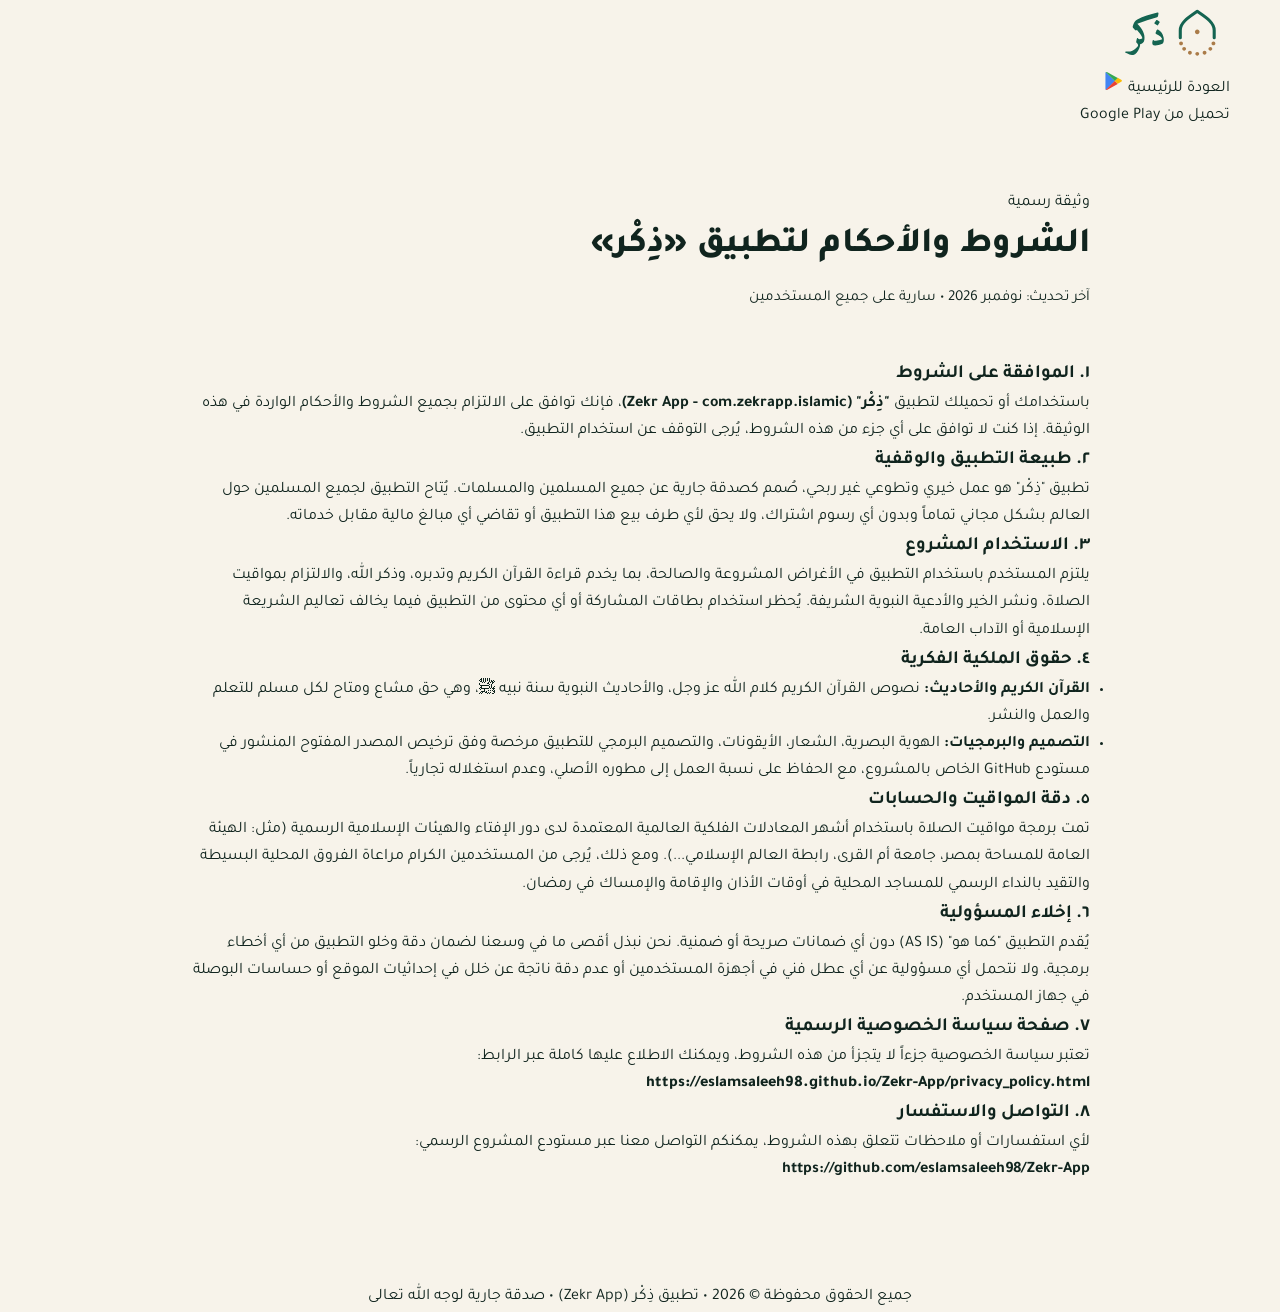
<file: terms.html>
<!DOCTYPE html>
<html lang="ar" dir="rtl">
<head>
  <meta charset="UTF-8">
  <meta name="viewport" content="width=device-width, initial-scale=1.0">
  <title>الشروط والأحكام — تطبيق ذِكْر (Zekr App Terms & Conditions)</title>
  <meta name="description" content="الشروط والأحكام الرسمية لاستخدام تطبيق ذِكْر الإسلامي - تطبيق مجاني ووقف إسلامي خالص لوجه الله تعالى.">
  <meta name="theme-color" content="#146451">
  <link rel="icon" type="image/png" href="assets/logo.png">

  <link rel="preconnect" href="https://fonts.googleapis.com">
  <link rel="preconnect" href="https://fonts.gstatic.com" crossorigin>
  <link href="https://fonts.googleapis.com/css2?family=Tajawal:wght@400;500;700;800;900&display=swap" rel="stylesheet">
  <link rel="stylesheet" href="css/style.css">
</head>
<body>

  <!-- Navigation -->
  <header class="navbar">
    <div class="container">
      <a href="index.html" class="brand">
        <img src="assets/zekr_logo.svg" alt="شعار تطبيق ذكر" class="brand-logo">
      </a>

      <div class="nav-actions">
        <a href="index.html" class="btn btn-secondary">العودة للرئيسية</a>
        <a href="https://play.google.com/store/apps/details?id=com.zekrapp.islamic" target="_blank" rel="noopener noreferrer" class="store-badge-btn">
          <svg viewBox="0 0 512 512" width="20" height="20">
            <path fill="#4285F4" d="M47.1 24.3C40.6 31 37 41.5 37 54.8v402.4c0 13.3 3.6 23.8 10.1 30.5l1.6 1.4 225.4-225.4v-5.4L48.7 22.9l-1.6 1.4z"/>
            <path fill="#FBBC04" d="M349.5 329.1l-75.4-75.4v-5.4l75.4-75.4 1.7 1 89.3 50.8c25.5 14.5 25.5 38.3 0 52.8l-89.3 50.8-1.7.8z"/>
            <path fill="#EA4335" d="M274.1 253.7L48.7 479.1c8.4 8.9 22.3 9.9 37.9 1.1l264.6-150.3-77.1-76.2z"/>
            <path fill="#34A853" d="M274.1 258.3l77.1-76.2L86.6 31.8C71 23 57.1 24 48.7 32.9L274.1 258.3z"/>
          </svg>
          <div class="store-text">
            <span class="store-subtitle">تحميل من</span>
            <span class="store-title">Google Play</span>
          </div>
        </a>
      </div>
    </div>
  </header>

  <main style="padding: 60px 0 100px;">
    <div class="container" style="max-width: 900px;">
      <div class="legal-card">
        <span class="section-tag">وثيقة رسمية</span>
        <h1 style="font-size: 2.2rem; color: var(--primary-dark); font-weight: 800; margin-bottom: 8px;">
          الشروط والأحكام لتطبيق «ذِكْر»
        </h1>
        <p style="color: var(--text-muted); font-size: 0.95rem; margin-bottom: 32px; border-bottom: 1px solid var(--border); padding-bottom: 16px;">
          آخر تحديث: نوفمبر 2026 • سارية على جميع المستخدمين
        </p>

        <div class="legal-content">
          <h3>١. الموافقة على الشروط</h3>
          <p>
            باستخدامك أو تحميلك لتطبيق <strong>"ذِكْر" (Zekr App - com.zekrapp.islamic)</strong>، فإنك توافق على الالتزام بجميع الشروط والأحكام الواردة في هذه الوثيقة. إذا كنت لا توافق على أي جزء من هذه الشروط، يُرجى التوقف عن استخدام التطبيق.
          </p>

          <h3>٢. طبيعة التطبيق والوقفية</h3>
          <p>
            تطبيق "ذِكْر" هو عمل خيري وتطوعي غير ربحي، صُمم كصدقة جارية عن جميع المسلمين والمسلمات. يُتاح التطبيق لجميع المسلمين حول العالم بشكل مجاني تماماً وبدون أي رسوم اشتراك، ولا يحق لأي طرف بيع هذا التطبيق أو تقاضي أي مبالغ مالية مقابل خدماته.
          </p>

          <h3>٣. الاستخدام المشروع</h3>
          <p>
            يلتزم المستخدم باستخدام التطبيق في الأغراض المشروعة والصالحة، بما يخدم قراءة القرآن الكريم وتدبره، وذكر الله، والالتزام بمواقيت الصلاة، ونشر الخير والأدعية النبوية الشريفة. يُحظر استخدام بطاقات المشاركة أو أي محتوى من التطبيق فيما يخالف تعاليم الشريعة الإسلامية أو الآداب العامة.
          </p>

          <h3>٤. حقوق الملكية الفكرية</h3>
          <ul>
            <li>
              <strong>القرآن الكريم والأحاديث:</strong> نصوص القرآن الكريم كلام الله عز وجل، والأحاديث النبوية سنة نبيه ﷺ، وهي حق مشاع ومتاح لكل مسلم للتعلم والعمل والنشر.
            </li>
            <li>
              <strong>التصميم والبرمجيات:</strong> الهوية البصرية، الشعار، الأيقونات، والتصميم البرمجي للتطبيق مرخصة وفق ترخيص المصدر المفتوح المنشور في مستودع GitHub الخاص بالمشروع، مع الحفاظ على نسبة العمل إلى مطوره الأصلي، وعدم استغلاله تجارياً.
            </li>
          </ul>

          <h3>٥. دقة المواقيت والحسابات</h3>
          <p>
            تمت برمجة مواقيت الصلاة باستخدام أشهر المعادلات الفلكية العالمية المعتمدة لدى دور الإفتاء والهيئات الإسلامية الرسمية (مثل: الهيئة العامة للمساحة بمصر، جامعة أم القرى، رابطة العالم الإسلامي...). ومع ذلك، يُرجى من المستخدمين الكرام مراعاة الفروق المحلية البسيطة والتقيد بالنداء الرسمي للمساجد المحلية في أوقات الأذان والإقامة والإمساك في رمضان.
          </p>

          <h3>٦. إخلاء المسؤولية</h3>
          <p>
            يُقدم التطبيق "كما هو" (AS IS) دون أي ضمانات صريحة أو ضمنية. نحن نبذل أقصى ما في وسعنا لضمان دقة وخلو التطبيق من أي أخطاء برمجية، ولا نتحمل أي مسؤولية عن أي عطل فني في أجهزة المستخدمين أو عدم دقة ناتجة عن خلل في إحداثيات الموقع أو حساسات البوصلة في جهاز المستخدم.
          </p>

          <h3>٧. صفحة سياسة الخصوصية الرسمية</h3>
          <p>
            تعتبر سياسة الخصوصية جزءاً لا يتجزأ من هذه الشروط، ويمكنك الاطلاع عليها كاملة عبر الرابط:
            <br>
            <a href="privacy_policy.html" target="_blank" style="color: var(--primary); font-weight: 800;">
              https://eslamsaleeh98.github.io/Zekr-App/privacy_policy.html
            </a>
          </p>

          <h3>٨. التواصل والاستفسار</h3>
          <p>
            لأي استفسارات أو ملاحظات تتعلق بهذه الشروط، يمكنكم التواصل معنا عبر مستودع المشروع الرسمي:
            <br>
            <a href="https://github.com/eslamsaleeh98/Zekr-App" target="_blank" rel="noopener noreferrer" style="color: var(--primary); font-weight: 700;">
              https://github.com/eslamsaleeh98/Zekr-App
            </a>
          </p>
        </div>
      </div>
    </div>
  </main>

  <footer class="footer">
    <div class="container" style="text-align: center;">
      <p>جميع الحقوق محفوظة © 2026 • تطبيق ذِكْر (Zekr App) • صدقة جارية لوجه الله تعالى</p>
    </div>
  </footer>

</body>
</html>
</file>
<file: css/style.css>
:root {
  --ink: #10241e;
  --muted: #61706a;
  --green-950: #062a23;
  --green-900: #0a3a30;
  --green-800: #0c493b;
  --green-700: #116451;
  --green-600: #18745f;
  --green-100: #e3eee9;
  --cream: #f7f3ea;
  --cream-2: #eee8db;
  --white: #fff;
  --gold: #c59b54;
  --gold-light: #e2c486;
  --line: rgba(16, 36, 30, .12);
  --shadow: 0 24px 70px rgba(8, 44, 35, .13);
  --font: "Tajawal", sans-serif;
  --quran: "Amiri", serif;
}

* { box-sizing: border-box; margin: 0; padding: 0; }
html { width: 100%; scroll-behavior: smooth; scroll-padding-top: 86px; overflow-x: hidden; }
body { width: 100%; font-family: var(--font); color: var(--ink); background: var(--cream); line-height: 1.7; overflow-x: hidden; }
body, button, a { -webkit-font-smoothing: antialiased; }
button, input { font: inherit; }
a { color: inherit; text-decoration: none; }
img { max-width: 100%; display: block; }
button { color: inherit; }
.container { width: min(1180px, calc(100% - 48px)); margin-inline: auto; }
.skip-link { position: fixed; top: -100px; right: 20px; z-index: 9999; background: #fff; padding: 12px 18px; border-radius: 8px; }
.skip-link:focus { top: 18px; }

.site-header { position: fixed; inset: 0 0 auto; z-index: 1000; background: rgba(247, 243, 234, .88); border-bottom: 1px solid rgba(16, 36, 30, .08); backdrop-filter: blur(18px); }
.nav-wrap { height: 82px; display: flex; align-items: center; justify-content: space-between; gap: 34px; }
.brand img { width: 118px; height: auto; }
.desktop-nav { display: flex; align-items: center; gap: 32px; margin-inline: auto; }
.desktop-nav a { font-size: .94rem; font-weight: 600; color: #40524b; position: relative; }
.desktop-nav a::after { content: ""; position: absolute; right: 0; bottom: -9px; width: 0; height: 2px; background: var(--green-700); transition: width .25s ease; }
.desktop-nav a:hover::after { width: 100%; }
.nav-download { display: inline-flex; align-items: center; gap: 10px; padding: 11px 18px; border-radius: 10px; background: var(--green-900); color: #fff; font-size: .9rem; font-weight: 700; transition: .25s ease; }
.nav-download:hover { background: var(--green-700); transform: translateY(-2px); }
.nav-download svg { width: 18px; fill: none; stroke: currentColor; stroke-width: 1.8; stroke-linecap: round; stroke-linejoin: round; }
.menu-toggle { display: none; width: 44px; height: 44px; border: 0; background: transparent; cursor: pointer; }
.menu-toggle span { display: block; width: 24px; height: 2px; background: var(--ink); margin: 5px auto; transition: .25s; }
.menu-toggle.open span:nth-child(1) { transform: translateY(7px) rotate(45deg); }
.menu-toggle.open span:nth-child(2) { opacity: 0; }
.menu-toggle.open span:nth-child(3) { transform: translateY(-7px) rotate(-45deg); }
.mobile-nav { display: none; }

.hero { min-height: 820px; position: relative; padding: 154px 0 80px; background: var(--cream); overflow: hidden; }
.hero::before { content: ""; position: absolute; width: 640px; height: 640px; left: -260px; top: 30px; border-radius: 50%; background: radial-gradient(circle, rgba(197,155,84,.16), transparent 68%); }
.hero-pattern { position: absolute; inset: 0; background-image: linear-gradient(30deg, rgba(12,73,59,.022) 12%, transparent 12.5%, transparent 87%, rgba(12,73,59,.022) 87.5%), linear-gradient(150deg, rgba(12,73,59,.022) 12%, transparent 12.5%, transparent 87%, rgba(12,73,59,.022) 87.5%); background-size: 80px 140px; }
.hero-pattern::before,.hero-pattern::after { content: ""; position: absolute; width: 390px; aspect-ratio: 1; background: url("../assets/Geometric ornament.png") center/contain no-repeat; opacity: .085; }
.hero-pattern::before { top: 75px; right: -2%; transform: rotate(14deg); }
.hero-pattern::after { bottom: -115px; left: -2%; transform: rotate(196deg) scale(.82); opacity: .055; }
.hero-grid { position: relative; display: grid; grid-template-columns: .93fr 1.07fr; align-items: center; gap: 58px; }
.hero-copy { padding-top: 12px; }
.eyebrow { display: inline-flex; align-items: center; gap: 10px; color: var(--green-700); font-size: .86rem; font-weight: 800; letter-spacing: .02em; margin-bottom: 23px; }
.eyebrow span { width: 26px; height: 1px; background: var(--gold); }
.hero h1 { font-size: clamp(3.25rem, 5vw, 5.6rem); line-height: 1.12; letter-spacing: -.055em; font-weight: 800; color: var(--green-950); margin-bottom: 25px; }
.hero h1 em { font-style: normal; font-family: var(--quran); font-weight: 700; color: var(--green-700); letter-spacing: -.02em; }
.hero-lead { max-width: 610px; color: var(--muted); font-size: 1.15rem; line-height: 2; }
.hero-actions { display: flex; align-items: center; gap: 28px; margin-top: 32px; }
.store-button { display: inline-flex; align-items: center; gap: 13px; background: var(--green-950); color: #fff; border-radius: 13px; padding: 12px 19px 11px; min-width: 188px; box-shadow: 0 12px 30px rgba(6, 42, 35, .2); transition: .25s ease; direction: ltr; }
.store-button:hover { transform: translateY(-3px); background: var(--green-800); box-shadow: 0 16px 36px rgba(6, 42, 35, .27); }
.store-button svg { width: 28px; flex: 0 0 auto; }
.store-button > span { display: flex; flex-direction: column; align-items: flex-start; line-height: 1.15; }
.store-button small { font-size: .67rem; opacity: .72; font-family: var(--font); }
.store-button strong { font-family: Arial, sans-serif; font-size: 1.05rem; margin-top: 2px; }
.text-link { display: inline-flex; gap: 10px; align-items: center; color: var(--green-800); font-weight: 800; font-size: .98rem; }
.text-link span { transition: transform .2s; }
.text-link:hover span { transform: translateX(-5px); }
.trust-list { list-style: none; display: flex; gap: 23px; margin-top: 31px; color: #4f6159; font-size: .83rem; font-weight: 600; }
.trust-list li { display: flex; align-items: center; gap: 6px; }
.trust-list svg { width: 17px; height: 17px; fill: none; stroke: var(--green-600); stroke-width: 2.5; }

.hero-visual { min-height: 585px; position: relative; display: grid; place-items: center; }
.hero-visual::before { content: ""; position: absolute; width: 460px; height: 460px; border-radius: 50%; background: var(--green-100); }
.orbit { position: absolute; border: 1px solid rgba(17,100,81,.16); border-radius: 50%; }
.orbit::after { content: ""; position: absolute; width: 9px; height: 9px; border-radius: 50%; background: var(--gold); }
.orbit-one { width: 540px; height: 540px; }
.orbit-one::after { top: 70px; right: 65px; }
.orbit-two { width: 630px; height: 630px; }
.orbit-two::after { bottom: 75px; left: 95px; }
.phone-shell { width: 285px; height: 584px; border: 9px solid #102820; border-radius: 45px; background: #102820; box-shadow: 0 38px 80px rgba(6,42,35,.28), 0 0 0 2px #365248; overflow: hidden; position: relative; z-index: 3; transform: rotate(-2deg); }
.phone-top { height: 28px; padding: 7px 16px 0; display: flex; justify-content: space-between; color: #e9f0ed; font-size: .58rem; direction: ltr; position: relative; }
.phone-top i { position: absolute; width: 78px; height: 20px; background: #061510; border-radius: 0 0 14px 14px; top: 0; left: 50%; transform: translateX(-50%); }
.phone-screen { height: calc(100% - 28px); padding: 18px 16px; background: #f7f3ea; border-radius: 28px; overflow: hidden; }
.app-head { display: flex; justify-content: space-between; align-items: center; margin-bottom: 16px; }
.app-head div { display: flex; flex-direction: column; }
.app-head small { font-size: .59rem; color: #7b8a84; }
.app-head strong { font-size: .8rem; color: var(--green-950); }
.app-head img { width: 36px; height: 36px; border-radius: 11px; }
.daily-card { background: linear-gradient(145deg, var(--green-900), var(--green-700)); color: #fff; border-radius: 18px; padding: 15px; text-align: right; position: relative; overflow: hidden; box-shadow: 0 12px 24px rgba(12,73,59,.18); }
.daily-card::after { content: "۞"; position: absolute; left: -7px; bottom: -38px; font-family: var(--quran); font-size: 6rem; opacity: .07; }
.daily-card span { font-size: .57rem; color: var(--gold-light); font-weight: 700; }
.daily-card p { font-family: var(--quran); font-size: 1rem; line-height: 1.8; margin: 8px 0 3px; }
.daily-card small { opacity: .65; font-size: .54rem; }
.next-prayer { display: flex; justify-content: space-between; align-items: center; background: #fff; border: 1px solid rgba(16,36,30,.07); border-radius: 15px; padding: 13px; margin-top: 12px; box-shadow: 0 7px 20px rgba(16,36,30,.04); }
.next-prayer > div { display: flex; flex-direction: column; }
.next-prayer small { font-size: .55rem; color: #87928e; }
.next-prayer strong { font-size: .8rem; color: var(--green-900); }
.prayer-time { text-align: left; }
.prayer-time strong { font-size: 1rem; }
.quick-title { display: flex; justify-content: space-between; margin: 16px 0 10px; font-size: .68rem; }
.quick-title span { color: var(--green-600); font-size: .57rem; }
.quick-grid { display: grid; grid-template-columns: repeat(4,1fr); gap: 7px; }
.quick-grid div { display: flex; flex-direction: column; align-items: center; gap: 5px; background: #fff; border-radius: 11px; padding: 9px 3px; border: 1px solid rgba(16,36,30,.05); font-size: .53rem; }
.quick-grid img { width: 22px; height: 22px; object-fit: contain; }
.floating-card { position: absolute; z-index: 5; display: flex; align-items: center; gap: 11px; background: rgba(255,255,255,.93); border: 1px solid rgba(255,255,255,.9); border-radius: 15px; padding: 12px 15px; box-shadow: 0 18px 45px rgba(8,44,35,.16); backdrop-filter: blur(12px); }
.floating-card > span:last-child { display: flex; flex-direction: column; }
.floating-card small { font-size: .64rem; color: #7e8b86; }
.floating-card strong { font-size: .82rem; color: var(--green-900); }
.prayer-card { top: 95px; right: 5px; animation: float 4s ease-in-out infinite; }
.float-icon { width: 35px; height: 35px; display: grid; place-items: center; border-radius: 10px; background: var(--green-100); }
.float-icon svg { width: 19px; fill: none; stroke: var(--green-700); stroke-width: 1.7; stroke-linecap: round; }
.tasbih-card { bottom: 66px; left: 4px; animation: float 4.5s ease-in-out infinite reverse; }
.tasbih-number { width: 42px; height: 42px; display: grid; place-items: center; border-radius: 50%; background: var(--green-800); color: #fff; font-family: var(--quran); font-size: 1.25rem; border: 3px solid var(--gold-light); }
@keyframes float { 0%,100% { transform: translateY(0); } 50% { transform: translateY(-9px); } }
.scroll-cue { position: absolute; bottom: 28px; left: 50%; transform: translateX(-50%); display: flex; align-items: center; gap: 9px; font-size: .7rem; color: #7b8883; }
.scroll-cue span { display: block; width: 18px; height: 28px; border: 1px solid #93a09b; border-radius: 12px; position: relative; }
.scroll-cue span::after { content: ""; width: 3px; height: 5px; position: absolute; top: 6px; left: 6.5px; border-radius: 3px; background: var(--green-700); animation: scroll 1.8s infinite; }
@keyframes scroll { 0% { transform: translateY(0); opacity: 1; } 80% { transform: translateY(9px); opacity: 0; } 100% { opacity: 0; } }

.intro { padding: 120px 0 130px; background: #fff; }
.section-heading { max-width: 650px; margin-bottom: 48px; }
.section-heading.centered { text-align: center; margin-inline: auto; margin-bottom: 70px; }
.section-kicker { display: inline-block; color: var(--green-600); font-size: .82rem; font-weight: 800; letter-spacing: .05em; margin-bottom: 13px; }
.section-heading h2, .principles h2, .audio-copy h2 { color: var(--green-950); font-size: clamp(2.25rem, 3.7vw, 3.6rem); line-height: 1.3; letter-spacing: -.04em; }
.section-heading p { margin-top: 13px; color: var(--muted); font-size: 1.05rem; }
.experience-grid { display: grid; grid-template-columns: .9fr 1.1fr; align-items: center; gap: 100px; }
.experience-tabs { display: flex; flex-direction: column; }
.experience-tab { display: grid; grid-template-columns: 50px 1fr; text-align: right; padding: 26px 20px; border: 0; border-bottom: 1px solid var(--line); background: transparent; cursor: pointer; color: #7b8883; position: relative; transition: .25s; }
.experience-tab::before { content: ""; position: absolute; right: 0; top: 22px; bottom: 22px; width: 3px; border-radius: 3px; background: transparent; }
.experience-tab > span { grid-row: 1/3; color: #a8b1ad; font-family: Arial, sans-serif; font-size: .75rem; padding-top: 5px; }
.experience-tab strong { font-size: 1.28rem; color: #586861; transition: .25s; }
.experience-tab small { font-size: .9rem; margin-top: 4px; }
.experience-tab.active { padding-right: 30px; background: linear-gradient(to left, rgba(227,238,233,.7), transparent); }
.experience-tab.active::before { background: var(--green-600); }
.experience-tab.active strong { color: var(--green-900); }
.experience-device { min-height: 600px; display: grid; place-items: center; position: relative; background: radial-gradient(circle, var(--green-100), transparent 68%); }
.mini-phone { width: 326px; height: 642px; border: 8px solid #132e26; border-radius: 44px; background: #f8f5ed; box-shadow: var(--shadow); overflow: hidden; position: relative; }
.mini-notch { position: absolute; top: 0; left: 50%; z-index: 4; width: 102px; height: 26px; transform: translateX(-50%); background: #132e26; border-radius: 0 0 15px 15px; }
.experience-panel { height: 100%; animation: panelIn .35s ease; }
@keyframes panelIn { from { opacity: 0; transform: translateY(8px); } }
.mushaf-head { height: 92px; padding: 34px 20px 12px; display: flex; align-items: end; justify-content: space-between; background: #f2ebdd; }
.mushaf-head strong { font-family: var(--quran); color: var(--green-900); }
.mushaf-head small { font-size: .6rem; color: #7e8b86; }
.mushaf-page { height: 454px; display: grid; place-items: start center; overflow: hidden; padding-top: 16px; }
.mushaf-page img { width: 91%; filter: brightness(0) saturate(100%) invert(17%) sepia(18%) saturate(1395%) hue-rotate(112deg) brightness(94%); }
.reader-bar { position: absolute; bottom: 12px; right: 12px; left: 12px; height: 70px; padding: 10px 13px; display: flex; align-items: center; gap: 12px; border-radius: 16px; background: var(--green-900); color: #fff; box-shadow: 0 12px 25px rgba(6,42,35,.25); }
.reader-bar button { width: 42px; height: 42px; border-radius: 50%; border: 0; background: var(--gold-light); color: var(--green-950); cursor: pointer; }
.reader-bar span { display: flex; flex-direction: column; }
.reader-bar strong { font-size: .76rem; }.reader-bar small { font-size: .57rem; opacity: .7; }.reader-bar i { margin-right: auto; width: 50px; height: 2px; background: rgba(255,255,255,.2); }
.prayer-panel-head { padding: 42px 22px 18px; display: flex; flex-direction: column; background: #fff; }
.prayer-panel-head small { color: var(--green-600); font-size: .65rem; }.prayer-panel-head strong { font-size: .94rem; }
.prayer-hero { margin: 0 17px 18px; height: 185px; border-radius: 22px; background: linear-gradient(150deg,var(--green-900),var(--green-600)); color: #fff; display: flex; flex-direction: column; align-items: center; justify-content: center; }
.prayer-hero span { font-size: .65rem; opacity: .7; }.prayer-hero strong { font-size: 1.2rem; }.prayer-hero b { font-size: 2.25rem; line-height: 1.3; color: var(--gold-light); }.prayer-hero small { font-size: .62rem; opacity: .75; }
.prayer-list { list-style: none; padding: 0 18px; }
.prayer-list li { display: flex; justify-content: space-between; padding: 9px 13px; font-size: .75rem; border-bottom: 1px solid var(--line); }.prayer-list b { font-weight: 700; }.prayer-list .current { color: var(--green-800); background: var(--green-100); border: 0; border-radius: 9px; }
.adhkar-head { height: 175px; padding: 45px 24px 20px; color: #fff; background: linear-gradient(150deg,var(--green-900),var(--green-600)); display: flex; flex-direction: column; justify-content: end; }
.adhkar-head small { color: var(--gold-light); }.adhkar-head strong { font-size: 1.15rem; margin: 3px 0 16px; }.adhkar-head div { display: flex; align-items: center; gap: 8px; font-size: .6rem; }.adhkar-head i { height: 4px; flex: 1; border-radius: 4px; background: rgba(255,255,255,.2); }.adhkar-head i b { display: block; width: 22%; height: 100%; background: var(--gold-light); }
.dhikr-card { margin: 22px 17px; padding: 20px; background: #fff; border: 1px solid var(--line); border-radius: 18px; text-align: center; box-shadow: 0 12px 25px rgba(16,36,30,.05); }.dhikr-card > span { font-size: .6rem; color: var(--green-600); }.dhikr-card p { font-family: var(--quran); font-size: 1.15rem; line-height: 2.1; margin: 16px 0; }.dhikr-card button { border: 0; background: transparent; cursor: pointer; }.dhikr-card button b { display: grid; place-items: center; width: 68px; height: 68px; margin: auto; border-radius: 50%; background: var(--green-900); color: #fff; font-family: var(--quran); font-size: 1.6rem; border: 5px solid var(--green-100); }.dhikr-card button small { display: block; color: #8a9691; margin-top: 5px; font-size: .56rem; }
.adhkar-nav { display: flex; justify-content: space-between; padding: 0 26px; color: var(--green-700); font-size: .68rem; }

.features { padding: 125px 0; background: var(--cream); position: relative; overflow: hidden; }
.features::before,.features::after { content: ""; position: absolute; width: 330px; aspect-ratio: 1; background: url("../assets/Geometric ornament.png") center/contain no-repeat; opacity: .055; pointer-events: none; }
.features::before { top: 85px; right: -95px; transform: rotate(-18deg); }
.features::after { bottom: 20px; left: -120px; transform: rotate(158deg); }
.features > .container { position: relative; z-index: 1; }
.feature-grid { display: grid; grid-template-columns: repeat(3,1fr); gap: 18px; }
.feature-card { background: rgba(255,255,255,.66); border: 1px solid rgba(16,36,30,.09); border-radius: 22px; padding: 30px; min-height: 290px; transition: transform .3s, box-shadow .3s, background .3s; }
.feature-card:hover { transform: translateY(-6px); box-shadow: 0 22px 48px rgba(8,44,35,.1); background: #fff; }
.feature-main { grid-row: span 2; min-height: 598px; background: var(--green-900); color: #fff; border: 0; position: relative; overflow: hidden; }
.feature-main::before { content: ""; position: absolute; width: 270px; aspect-ratio: 1; left: -72px; bottom: -65px; background: url("../assets/Ornament.png") center/contain no-repeat; opacity: .1; transform: rotate(-12deg); pointer-events: none; }
.feature-main > * { position: relative; z-index: 1; }
.feature-main:hover { background: var(--green-900); }
.feature-wide { grid-column: span 2; display: grid; grid-template-columns: 1fr .85fr; align-items: center; gap: 25px; min-height: 290px; }
.feature-icon { width: 52px; height: 52px; border-radius: 15px; display: grid; place-items: center; background: var(--green-100); margin-bottom: 24px; }
.feature-icon img { width: 29px; height: 29px; object-fit: contain; }
.feature-card > span, .feature-wide > div > span { display: block; color: var(--green-600); font-size: .73rem; font-weight: 800; margin-bottom: 7px; }
.feature-card h3 { color: var(--green-950); font-size: 1.36rem; line-height: 1.45; margin-bottom: 11px; }
.feature-card > p, .feature-wide > div > p { color: var(--muted); font-size: .92rem; }
.feature-main .feature-icon { background: rgba(255,255,255,.1); }.feature-main .feature-icon img { filter: brightness(0) invert(1); }.feature-main > span { color: var(--gold-light); }.feature-main h3 { color: #fff; font-size: 1.75rem; }.feature-main > p { color: rgba(255,255,255,.68); }
.surah-preview { margin-top: 35px; padding: 26px 22px; border-radius: 18px; background: rgba(255,255,255,.07); border: 1px solid rgba(255,255,255,.1); text-align: center; }.surah-preview small { color: var(--gold-light); font-size: .68rem; }.surah-preview p { font-family: var(--quran); font-size: 1.35rem; line-height: 2; margin: 17px 0; }.surah-preview div { display: flex; align-items: center; gap: 13px; direction: ltr; }.surah-preview div > span { height: 3px; flex: 1; background: linear-gradient(to right, var(--gold-light) 42%, rgba(255,255,255,.15) 42%); border-radius: 3px; }.surah-preview button { border: 0; width: 35px; height: 35px; border-radius: 50%; color: var(--green-950); background: var(--gold-light); }
.adhkar-stack { display: flex; flex-direction: column; gap: 8px; }.adhkar-stack span { display: flex; justify-content: space-between; padding: 13px 16px; border-radius: 11px; background: var(--cream); color: #52625c; font-size: .78rem; }.adhkar-stack b { display: grid; place-items: center; width: 27px; height: 27px; border-radius: 50%; background: var(--green-100); color: var(--green-700); font-size: .66rem; }

.audio-section { padding: 130px 0; color: #fff; background: var(--green-950); position: relative; overflow: hidden; }
.audio-section::before,.audio-section::after { content: ""; position: absolute; width: 530px; aspect-ratio: 1; background: url("../assets/Ornament.png") center/contain no-repeat; pointer-events: none; }
.audio-section::before { right: -135px; top: -120px; opacity: .085; transform: rotate(15deg); }
.audio-section::after { left: -210px; bottom: -245px; opacity: .045; transform: rotate(188deg) scale(.78); }
.audio-glow { position: absolute; width: 500px; height: 500px; left: -100px; bottom: -200px; border-radius: 50%; background: radial-gradient(circle, rgba(197,155,84,.2),transparent 68%); }
.audio-grid { display: grid; grid-template-columns: 1fr 1fr; align-items: center; gap: 110px; position: relative; }
.section-kicker.light { color: var(--gold-light); }.audio-copy h2 { color: #fff; }.audio-copy > p { max-width: 520px; color: rgba(255,255,255,.63); font-size: 1rem; margin-top: 20px; }.audio-copy ul { display: flex; flex-wrap: wrap; gap: 12px 24px; list-style: none; margin-top: 30px; }.audio-copy li { font-size: .83rem; color: rgba(255,255,255,.8); }.audio-copy li::before { content: "✓"; color: var(--gold-light); margin-left: 7px; }
.audio-player { width: min(430px,100%); justify-self: center; text-align: center; padding: 36px; border-radius: 28px; background: rgba(255,255,255,.065); border: 1px solid rgba(255,255,255,.13); box-shadow: 0 34px 80px rgba(0,0,0,.25); backdrop-filter: blur(10px); }
.audio-art { width: 138px; height: 138px; margin: 0 auto 25px; border-radius: 50%; position: relative; background: rgba(255,255,255,.06); padding: 13px; box-shadow: 0 0 0 1px rgba(255,255,255,.12), 0 0 0 13px rgba(255,255,255,.025); }.audio-art img { width: 100%; height: 100%; border-radius: 50%; }
.sound-wave { position: absolute; bottom: -3px; right: -7px; width: 42px; height: 42px; border-radius: 50%; background: var(--gold); display: flex; align-items: center; justify-content: center; gap: 2px; }.sound-wave i { display: block; width: 2px; height: 8px; border-radius: 2px; background: var(--green-950); }.sound-wave i:nth-child(2),.sound-wave i:nth-child(4){height:14px}.sound-wave i:nth-child(3){height:19px}.sound-wave.playing i { animation: wave .75s ease-in-out infinite alternate; }.sound-wave.playing i:nth-child(2){animation-delay:.15s}.sound-wave.playing i:nth-child(3){animation-delay:.3s}.sound-wave.playing i:nth-child(4){animation-delay:.45s}
@keyframes wave { to { transform: scaleY(.35); } }
.track-meta small { color: var(--gold-light); font-size: .65rem; }.track-meta h3 { font-family: var(--quran); font-size: 1.6rem; margin-top: 2px; }.track-meta p { color: rgba(255,255,255,.55); font-size: .78rem; }
.timeline { height: 4px; margin-top: 27px; background: rgba(255,255,255,.14); border-radius: 4px; cursor: pointer; overflow: hidden; direction: rtl; }.timeline span { display: block; width: 0; height: 100%; background: var(--gold-light); border-radius: inherit; }
.track-time { display: flex; justify-content: space-between; direction: ltr; color: rgba(255,255,255,.43); font-size: .6rem; margin-top: 7px; }
.player-controls { display: flex; align-items: center; justify-content: center; gap: 30px; margin-top: 17px; }.player-controls button { border: 0; background: transparent; color: rgba(255,255,255,.65); cursor: pointer; font-size: 1.05rem; }.player-controls .play-button { width: 60px; height: 60px; border-radius: 50%; background: #fff; color: var(--green-950); font-size: 1.15rem; box-shadow: 0 10px 25px rgba(0,0,0,.2); }.play-button:hover { transform: scale(1.05); }

.principles { padding: 125px 0; background: #fff; }
.principles-grid { display: grid; grid-template-columns: .86fr 1.14fr; gap: 120px; align-items: start; }
.principles-copy > p { max-width: 470px; color: var(--muted); margin: 20px 0 26px; }.text-link.dark { color: var(--green-800); }
.principles-list > div { display: grid; grid-template-columns: 60px 1fr; gap: 23px; padding: 25px 0; border-top: 1px solid var(--line); }.principles-list > div:last-child { border-bottom: 1px solid var(--line); }.principles-list > div > span { font-family: Arial,sans-serif; color: var(--gold); font-size: .75rem; padding-top: 5px; }.principles-list strong { color: var(--green-950); font-size: 1.15rem; }.principles-list p { color: var(--muted); font-size: .9rem; margin-top: 4px; }

.faq { padding: 125px 0; background: var(--cream); }
.faq-grid { display: grid; grid-template-columns: .8fr 1.2fr; gap: 100px; align-items: start; }.faq .section-heading { position: sticky; top: 120px; }.faq-list { border-top: 1px solid var(--line); }.faq-item { border-bottom: 1px solid var(--line); }.faq-item button { width: 100%; border: 0; background: transparent; display: flex; justify-content: space-between; align-items: center; text-align: right; padding: 24px 2px; cursor: pointer; font-weight: 700; font-size: 1.05rem; }.faq-item button i { font-style: normal; font-family: Arial,sans-serif; width: 28px; height: 28px; display: grid; place-items: center; border-radius: 50%; color: var(--green-700); background: var(--green-100); }.faq-answer { display: grid; grid-template-rows: 0fr; transition: grid-template-rows .3s ease; }.faq-answer p { min-height: 0; overflow: hidden; color: var(--muted); font-size: .92rem; max-width: 630px; }.faq-item.active .faq-answer { grid-template-rows: 1fr; }.faq-item.active .faq-answer p { padding: 0 0 24px; }

.download-section { padding: 110px 0; background: #fff; }.download-box { min-height: 375px; display: grid; grid-template-columns: 190px 1fr auto; align-items: center; gap: 50px; padding: 60px; border-radius: 30px; color: #fff; background: linear-gradient(125deg,var(--green-950),var(--green-700)); position: relative; overflow: hidden; }.download-box::before { content: ""; position: absolute; width: 410px; aspect-ratio: 1; right: -90px; bottom: -145px; background: url("../assets/Ornament.png") center/contain no-repeat; opacity: .13; transform: rotate(18deg); pointer-events: none; }.download-box::after { content: ""; position: absolute; width: 360px; height: 360px; left: -150px; top: -170px; border-radius: 50%; border: 1px solid rgba(255,255,255,.12); box-shadow: 0 0 0 60px rgba(255,255,255,.025),0 0 0 120px rgba(255,255,255,.02); }.download-mark { width: 165px; height: 165px; padding: 20px; border-radius: 42px; background: rgba(255,255,255,.07); border: 1px solid rgba(255,255,255,.13); transform: rotate(-7deg); position: relative; z-index: 2; }.download-mark img { border-radius: 30px; }.download-box > div:nth-child(2) { position: relative; z-index: 2; }.download-box > div > span { color: var(--gold-light); font-size: .78rem; font-weight: 800; }.download-box h2 { font-size: clamp(2rem,3.2vw,3rem); line-height: 1.35; margin: 7px 0; }.download-box p { color: rgba(255,255,255,.62); }.light-store { background: #fff; color: var(--green-950); box-shadow: none; position: relative; z-index: 2; }.light-store:hover { background: var(--cream); }

.site-footer { background: #071e19; color: rgba(255,255,255,.6); padding-top: 70px; }.footer-main { display: grid; grid-template-columns: 1.8fr .8fr .9fr 1.2fr; gap: 55px; padding-bottom: 55px; }.footer-brand img { filter: brightness(0) invert(1); width: 125px; }.footer-brand p { max-width: 300px; font-size: .85rem; margin-top: 17px; }.footer-links { display: flex; flex-direction: column; gap: 10px; }.footer-links strong,.footer-cta strong { color: #fff; font-size: .87rem; margin-bottom: 8px; }.footer-links a { font-size: .82rem; transition: color .2s; }.footer-links a:hover { color: var(--gold-light); }.footer-cta { display: flex; flex-direction: column; }.footer-cta a { color: var(--gold-light); font-size: .83rem; }.footer-cta a span { display: inline-block; margin-right: 6px; }.footer-bottom { display: flex; justify-content: space-between; gap: 20px; padding: 22px 0; border-top: 1px solid rgba(255,255,255,.08); font-size: .74rem; }

.reveal { opacity: 1; transform: none; }.reveal.visible { animation: reveal-in .7s ease both; }
@keyframes reveal-in { from { opacity: 0; transform: translateY(18px); } to { opacity: 1; transform: none; } }
@media (prefers-reduced-motion: reduce) { *,*::before,*::after { scroll-behavior: auto !important; animation-duration: .01ms !important; animation-iteration-count: 1 !important; transition-duration: .01ms !important; }.reveal { opacity: 1; transform: none; } }

@media (max-width: 1050px) {
  .desktop-nav { gap: 20px; }.hero-grid { grid-template-columns: 1fr 1fr; gap: 25px; }.hero h1 { font-size: 3.6rem; }.orbit-two { width: 540px; height: 540px; }.experience-grid { gap: 45px; }.audio-grid { gap: 55px; }.download-box { grid-template-columns: 150px 1fr; }.download-box .store-button { grid-column: 2; justify-self: start; }.download-mark { width: 140px; height: 140px; }.footer-main { grid-template-columns: 1.5fr 1fr 1fr; }.footer-cta { grid-column: 1/-1; }
}

@media (max-width: 820px) {
  .container { width: min(100% - 34px, 680px); }.desktop-nav,.nav-download { display: none; }.menu-toggle { display: block; }.mobile-nav { position: fixed; top: 82px; right: 17px; left: 17px; padding: 15px; border-radius: 16px; background: #fff; box-shadow: 0 20px 50px rgba(6,42,35,.18); display: flex; flex-direction: column; gap: 2px; opacity: 0; visibility: hidden; transform: translateY(-10px); transition: .25s; }.mobile-nav.open { opacity: 1; visibility: visible; transform: none; }.mobile-nav a { padding: 11px 14px; font-weight: 600; font-size: .93rem; }.mobile-nav .mobile-download { background: var(--green-900); color: #fff; border-radius: 9px; text-align: center; margin-top: 7px; }
  .hero { padding-top: 130px; }.hero-grid { grid-template-columns: 1fr; text-align: center; }.hero-copy { display: flex; flex-direction: column; align-items: center; }.hero h1 { font-size: clamp(3rem,10vw,4.5rem); }.hero-actions,.trust-list { justify-content: center; }.hero-visual { margin-top: 30px; }.prayer-card { right: 3%; }.tasbih-card { left: 3%; }.scroll-cue { display: none; }
  .experience-grid { grid-template-columns: 1fr; }.experience-copy { order: 2; }.experience-device { order: 1; }.experience-tabs { max-width: 560px; margin: auto; }.feature-grid { grid-template-columns: 1fr 1fr; }.feature-main { grid-row: span 2; }.feature-wide { grid-column: 1/-1; }.audio-grid,.principles-grid,.faq-grid { grid-template-columns: 1fr; gap: 55px; }.audio-copy { text-align: center; }.audio-copy > p { margin-inline: auto; }.audio-copy ul { justify-content: center; }.audio-player { justify-self: center; }.principles-grid { gap: 50px; }.faq .section-heading { position: static; }.download-box { grid-template-columns: 1fr; text-align: center; justify-items: center; }.download-box .store-button { grid-column: auto; justify-self: center; }.download-mark { width: 130px; height: 130px; }.footer-main { grid-template-columns: 1.4fr 1fr 1fr; }
}

@media (max-width: 560px) {
  .container { width: calc(100% - 48px); }.nav-wrap { height: 72px; position: relative; }.brand { position: absolute; right: 0; width: 102px; height: 62px; display: grid; place-items: center; }.brand img { width: 102px; }.menu-toggle { position: absolute; left: 0; }.mobile-nav { top: 72px; right: 24px; left: 24px; }.hero { padding-top: 118px; padding-bottom: 70px; }.hero-copy { width: 100%; overflow: hidden; }.hero h1 { width: 100%; max-width: 330px; font-size: 2.3rem; }.hero-lead { max-width: 330px; font-size: .92rem; }.hero-actions { flex-direction: column; gap: 18px; }.trust-list { width: 100%; max-width: 330px; justify-content: center; gap: 10px 14px; flex-wrap: wrap; }.trust-list li { font-size: .7rem; }.hero-visual { width: 100%; min-height: 525px; transform: scale(.88); transform-origin: center top; margin: -5px 0 -58px; }.phone-shell { height: 560px; }.orbit-one { width: 480px; height: 480px; }.orbit-two { display: none; }.prayer-card { right: -3px; }.tasbih-card { left: -2px; }
  .intro,.features,.audio-section,.principles,.faq { padding: 90px 0; }.section-heading.centered { margin-bottom: 45px; }.section-heading h2,.principles h2,.audio-copy h2 { font-size: 2.25rem; }.experience-device { min-height: 560px; }.mini-phone { width: 300px; height: 590px; }.mushaf-page { height: 410px; }.experience-tab { grid-template-columns: 40px 1fr; padding: 20px 12px; }.experience-tab.active { padding-right: 22px; }.experience-tab strong { font-size: 1.08rem; }
  .feature-grid { grid-template-columns: 1fr; }.feature-main { min-height: auto; }.feature-wide { grid-column: auto; grid-template-columns: 1fr; }.feature-card { min-height: 0; }.audio-player { padding: 28px 22px; }.principles-list > div { grid-template-columns: 42px 1fr; }.download-section { padding: 75px 0; }.download-box { padding: 45px 22px; gap: 28px; border-radius: 22px; }.download-mark { width: 105px; height: 105px; padding: 13px; border-radius: 29px; }.download-mark img { border-radius: 22px; }.footer-main { grid-template-columns: 1fr 1fr; }.footer-brand { grid-column: 1/-1; }.footer-cta { grid-column: 1/-1; }.footer-bottom { flex-direction: column; text-align: center; }.floating-card { padding: 10px 12px; }.floating-card strong { font-size: .72rem; }.floating-card small { font-size: .57rem; }
  .hero-pattern::before { width: 245px; right: -90px; top: 110px; }.hero-pattern::after { width: 210px; left: -95px; bottom: -35px; }.features::before,.features::after { width: 230px; opacity: .04; }.audio-section::before { width: 360px; right: -170px; top: -35px; opacity: .065; }.audio-section::after { display: none; }.download-box::before { width: 270px; right: -130px; bottom: -75px; opacity: .1; }.feature-main::before { width: 220px; opacity: .075; }
}
</file>
